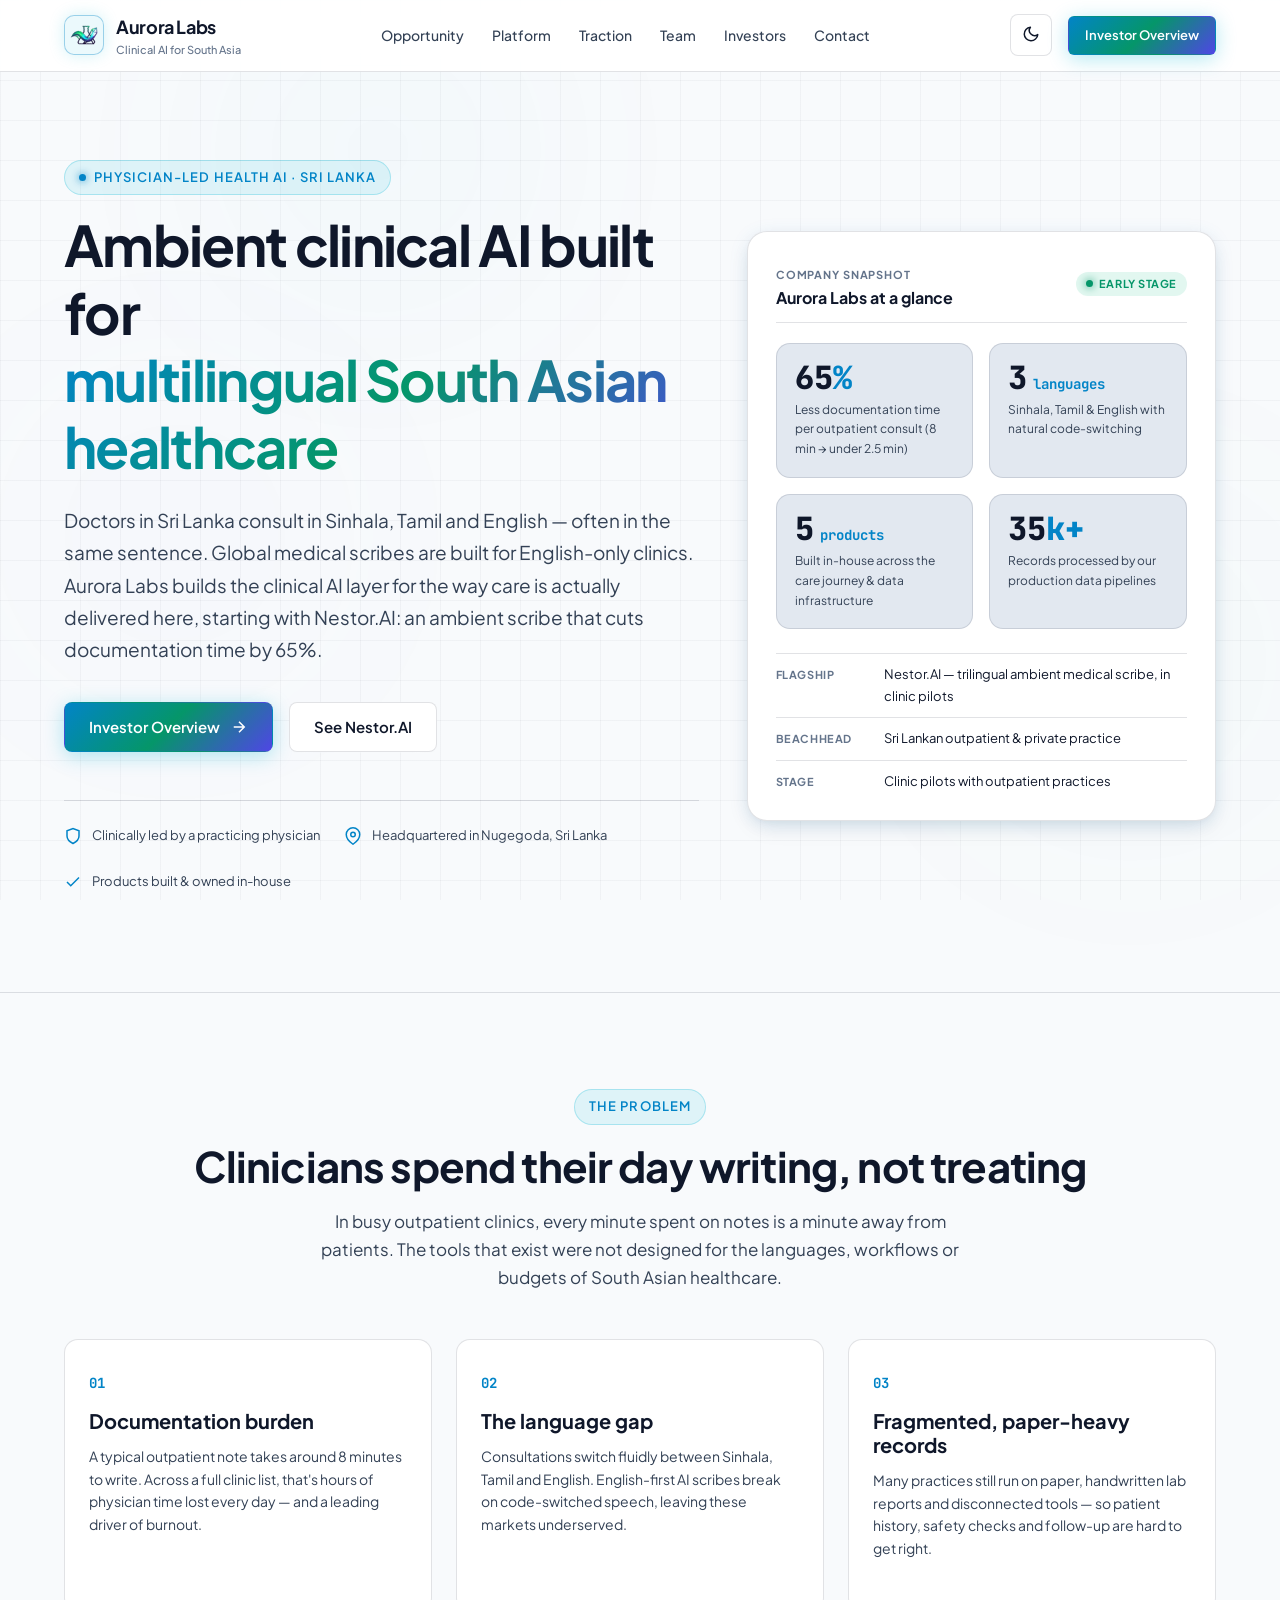
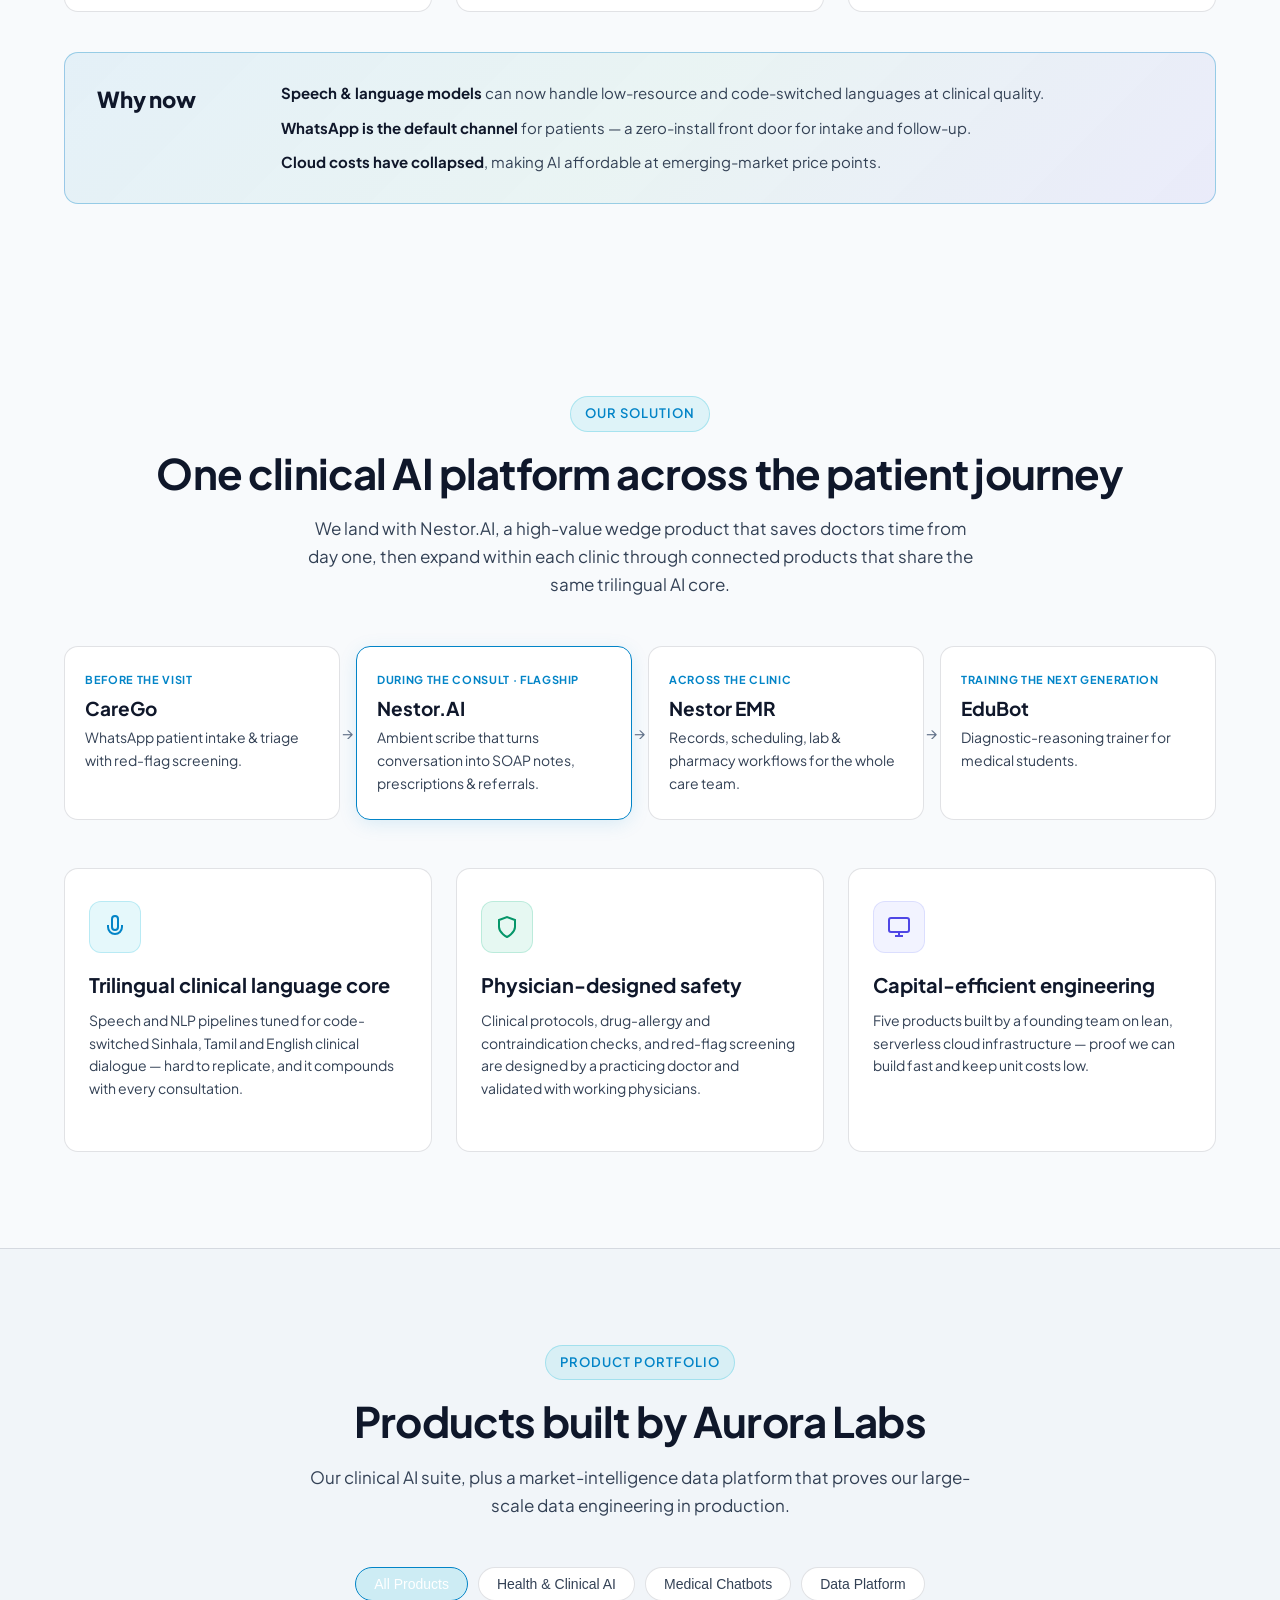
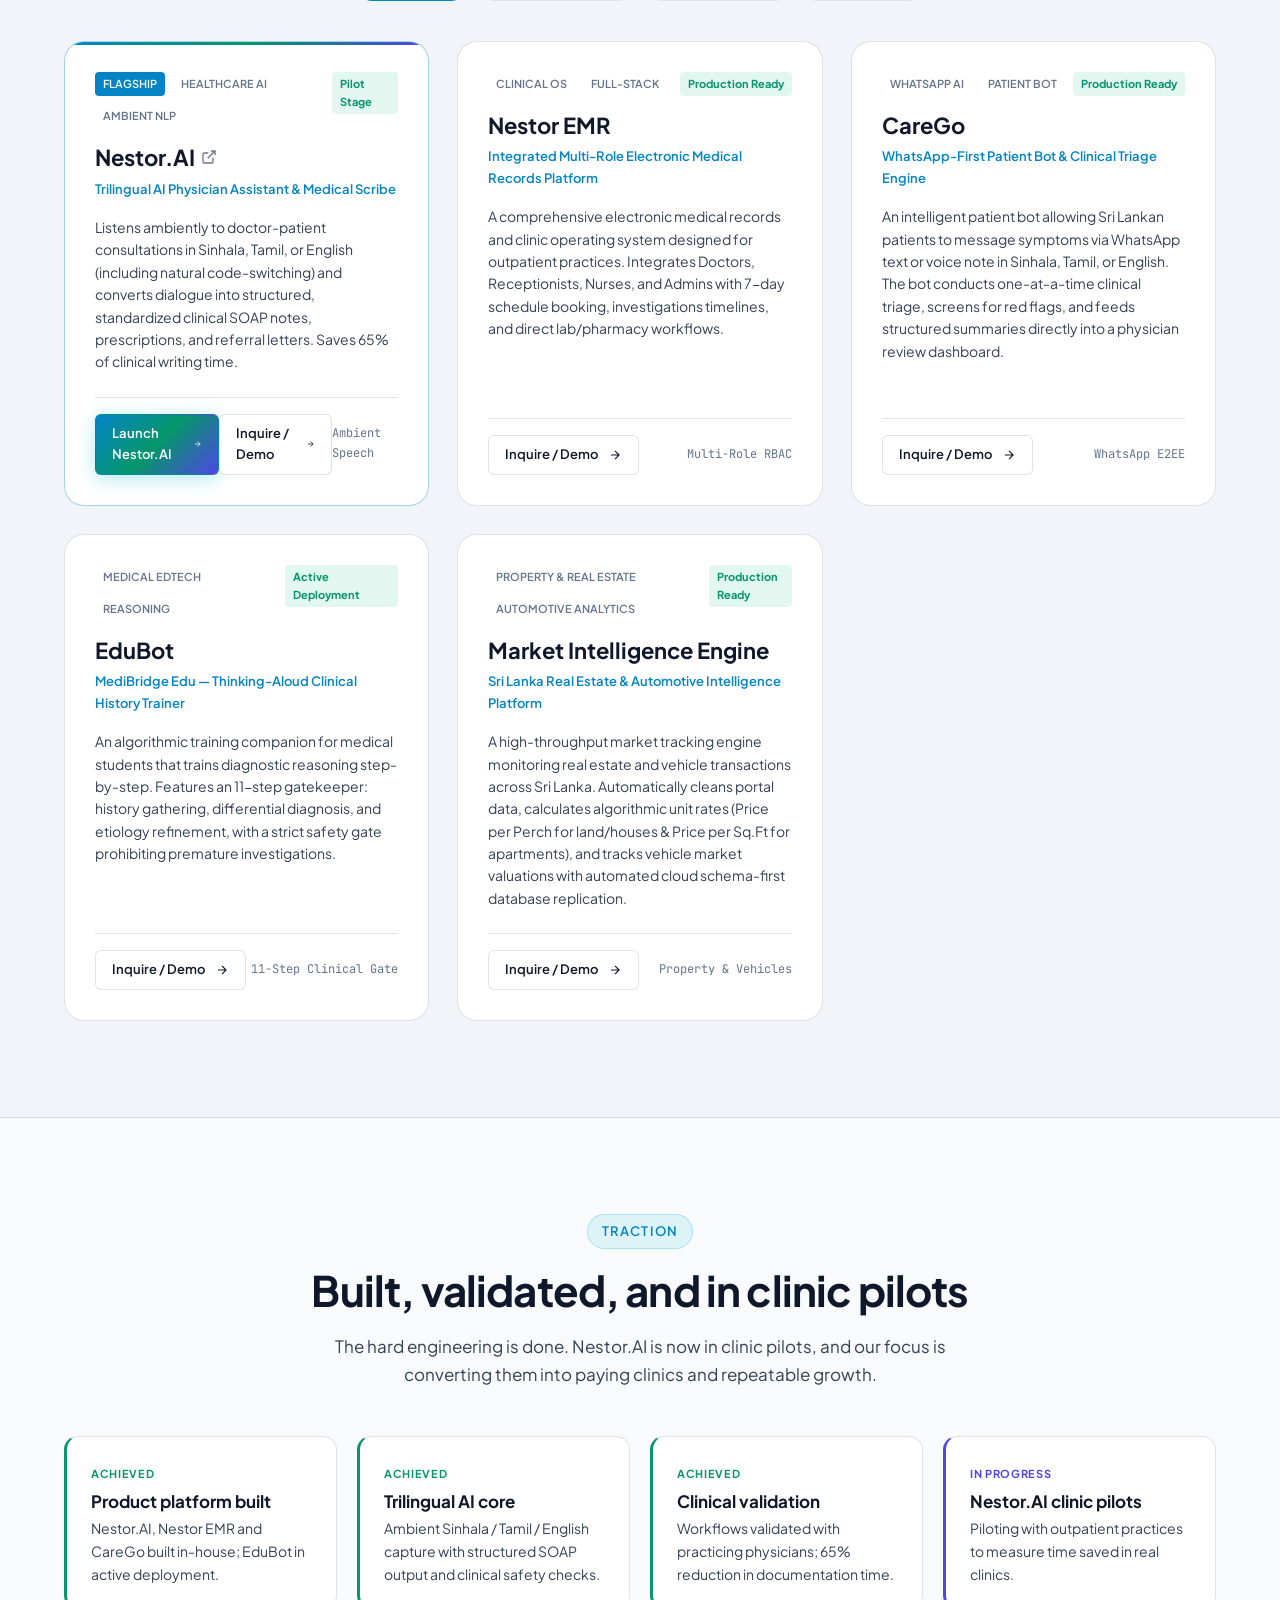
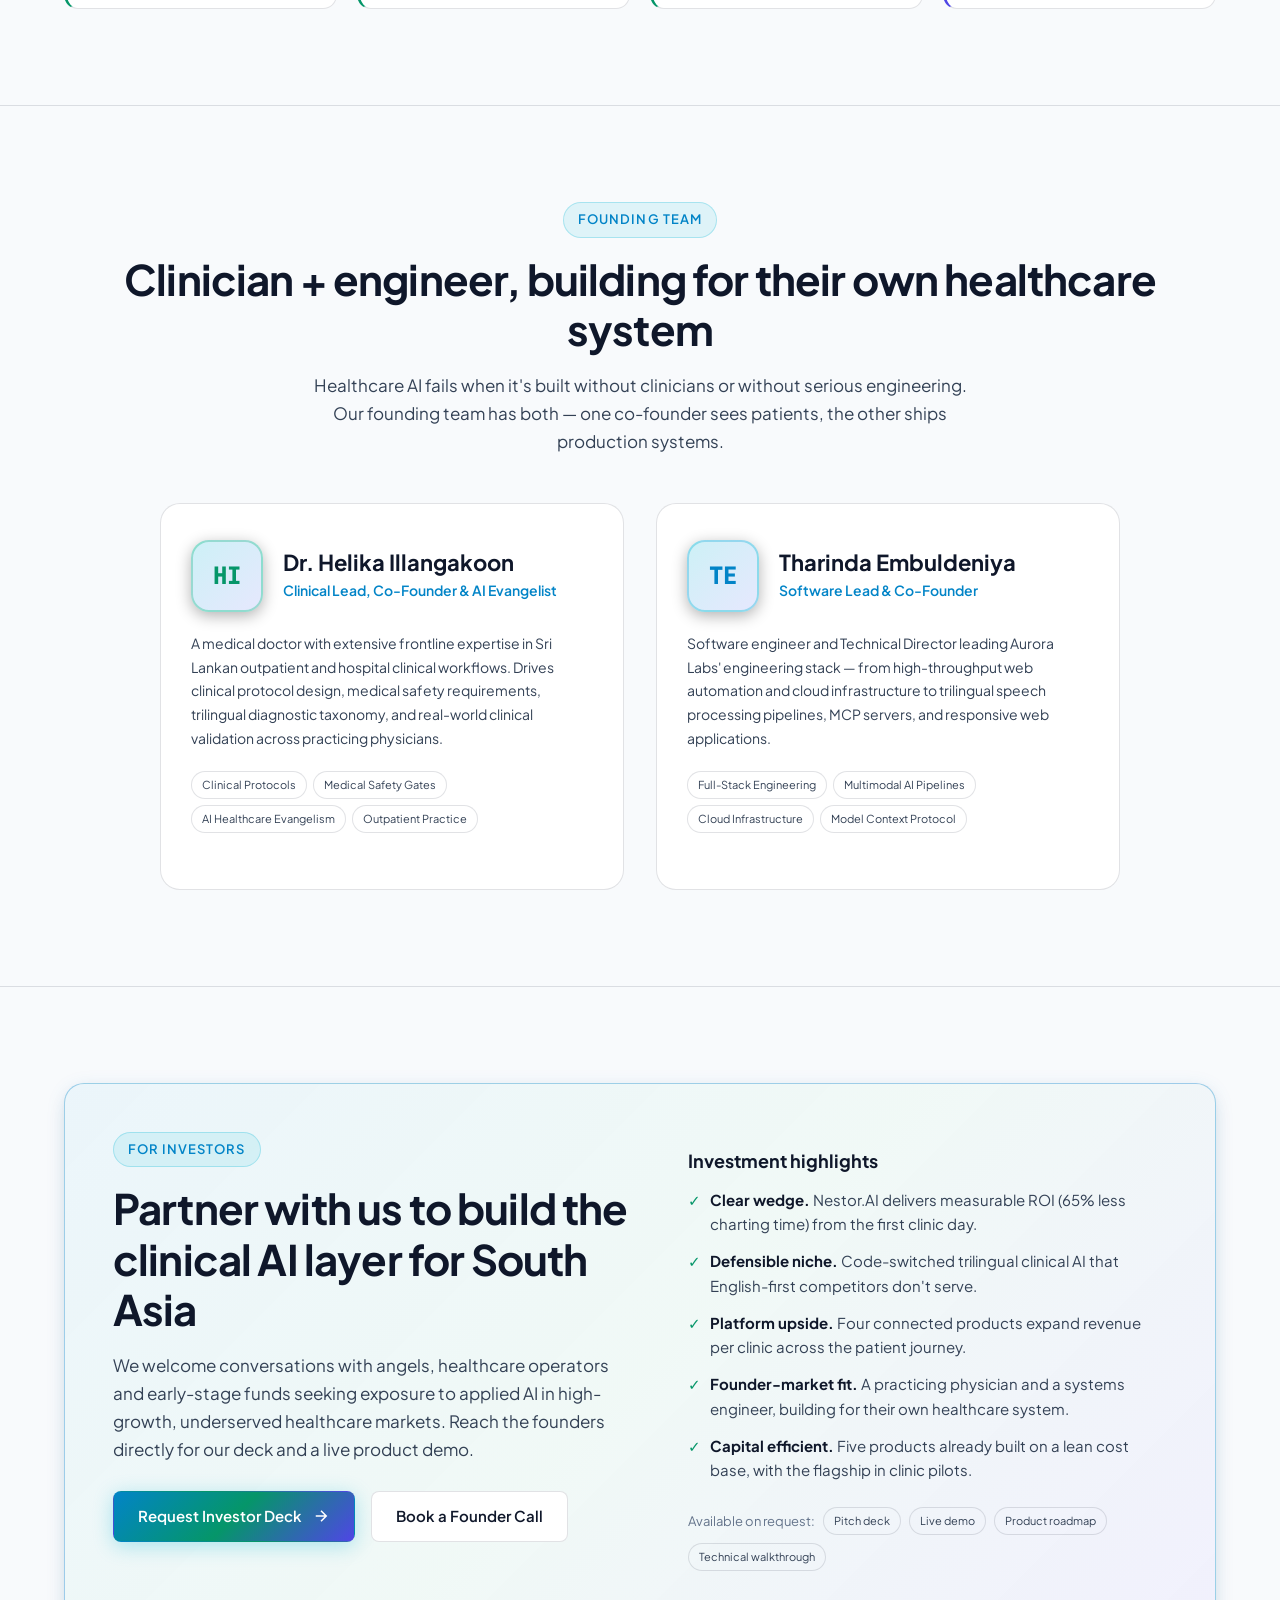
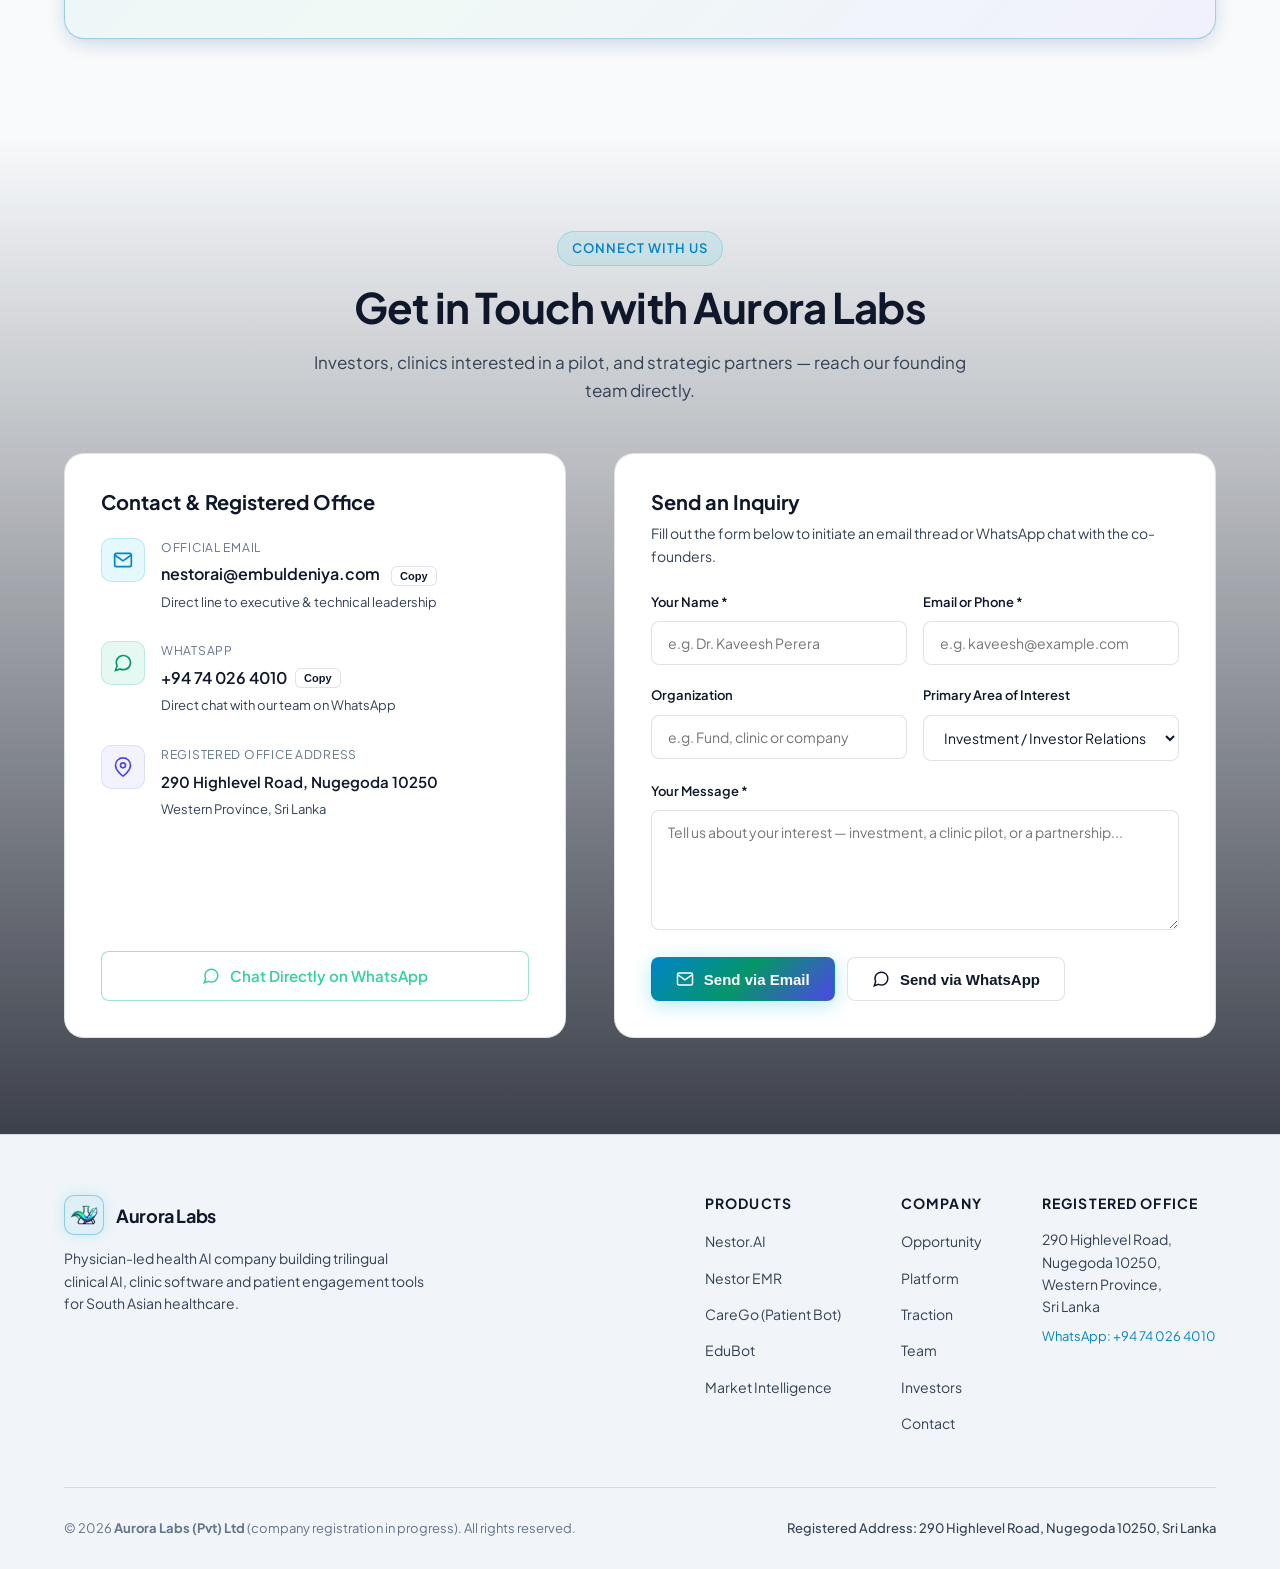
<file: index.html>
<!DOCTYPE html>
<html lang="en">
<head>
  <meta charset="UTF-8">
  <meta name="viewport" content="width=device-width, initial-scale=1.0">
  <title>Aurora Labs — Clinical AI for Multilingual South Asian Healthcare</title>
  <meta name="description" content="Aurora Labs is a physician-led Sri Lankan health AI company. Its flagship Nestor.AI is a trilingual (Sinhala, Tamil, English) ambient medical scribe that cuts clinical documentation time by 65%.">
  <meta name="keywords" content="Aurora Labs, Nestor.AI, HealthTech, Sri Lanka Startup, Medical Scribe, Nestor EMR, CareGo, Patient Bot, Sri Lanka Market Intelligence, Real Estate Analytics, Vehicle Analytics">
  <meta name="author" content="Aurora Labs (PVT) LTD">
  <meta name="theme-color" content="#070a12">

  <!-- Canonical URL -->
  <link rel="canonical" href="https://aurora.embuldeniya.com/">

  <!-- Favicon & Brand Icons -->
  <link rel="icon" type="image/svg+xml" href="favicon.svg">
  <link rel="icon" type="image/png" sizes="32x32" href="favicon-32x32.png">
  <link rel="icon" type="image/png" sizes="192x192" href="assets/images/logo-icon-192.png">
  <link rel="apple-touch-icon" href="assets/images/logo-icon-192.png">

  <!-- Open Graph / Facebook / LinkedIn -->
  <meta property="og:type" content="website">
  <meta property="og:url" content="https://aurora.embuldeniya.com/">
  <meta property="og:title" content="Aurora Labs — Clinical AI for Multilingual South Asian Healthcare">
  <meta property="og:description" content="Physician-led health AI from Sri Lanka. Nestor.AI is a trilingual ambient medical scribe that cuts documentation time by 65%.">
  <meta property="og:site_name" content="Aurora Labs">
  <meta property="og:image" content="https://aurora.embuldeniya.com/assets/images/logo-full-dark.png">
  <meta property="og:image:width" content="800">
  <meta property="og:image:height" content="620">
  <meta property="og:image:alt" content="Aurora Labs Logo">
  <meta property="og:locale" content="en_US">

  <!-- Twitter Meta Tags -->
  <meta name="twitter:card" content="summary_large_image">
  <meta name="twitter:url" content="https://aurora.embuldeniya.com/">
  <meta name="twitter:title" content="Aurora Labs — Clinical AI for Multilingual South Asian Healthcare">
  <meta name="twitter:description" content="Physician-led health AI from Sri Lanka. Nestor.AI is a trilingual ambient medical scribe that cuts documentation time by 65%.">
  <meta name="twitter:image" content="https://aurora.embuldeniya.com/assets/images/logo-full-dark.png">

  <!-- Google Fonts: Plus Jakarta Sans & JetBrains Mono -->
  <link rel="preconnect" href="https://fonts.googleapis.com">
  <link rel="preconnect" href="https://fonts.gstatic.com" crossorigin>
  <link href="https://fonts.googleapis.com/css2?family=JetBrains+Mono:wght@400;500;700&family=Plus+Jakarta+Sans:wght@300;400;500;600;700;800&display=swap" rel="stylesheet">
  
  <!-- Custom Stylesheet -->
  <link rel="stylesheet" href="styles.css">
</head>
<body>

  <!-- Accessible Skip to Main Content Link -->
  <a href="#main" class="skip-to-content">Skip to content</a>

  <!-- Ambient Glow Elements -->
  <div class="ambient-glow glow-1"></div>
  <div class="ambient-glow glow-2"></div>
  <div class="ambient-glow glow-3"></div>
  <div class="grid-bg-overlay"></div>

  <!-- Header / Navigation -->
  <header class="navbar">
    <div class="container">
      <a href="#hero" class="nav-brand" aria-label="Aurora Labs Home">
        <div class="brand-icon">
          <img src="assets/images/logo-icon-192.png" alt="Aurora Labs Logo" width="38" height="38" class="brand-logo-img">
        </div>
        <div class="brand-info">
          <span class="brand-name">Aurora Labs</span>
          <span class="brand-tag">Clinical AI for South Asia</span>
        </div>
      </a>

      <ul class="nav-links">
        <li><a href="#opportunity" class="nav-link">Opportunity</a></li>
        <li><a href="#platform" class="nav-link">Platform</a></li>
        <li><a href="#traction" class="nav-link">Traction</a></li>
        <li><a href="#founders" class="nav-link">Team</a></li>
        <li><a href="#investors" class="nav-link">Investors</a></li>
        <li><a href="#contact" class="nav-link">Contact</a></li>
      </ul>

      <div class="nav-actions">
        <!-- Accessible Theme Toggle Button (Desktop) -->
        <button class="theme-toggle" id="themeToggle" aria-label="Switch between dark and light mode" title="Toggle theme">
          <span class="theme-icon sun-icon" aria-hidden="true">
            <svg width="18" height="18" viewBox="0 0 24 24" fill="none" stroke="currentColor" stroke-width="2" stroke-linecap="round" stroke-linejoin="round">
              <circle cx="12" cy="12" r="5"></circle>
              <line x1="12" y1="1" x2="12" y2="3"></line>
              <line x1="12" y1="21" x2="12" y2="23"></line>
              <line x1="4.22" y1="4.22" x2="5.64" y2="5.64"></line>
              <line x1="18.36" y1="18.36" x2="19.78" y2="19.78"></line>
              <line x1="1" y1="12" x2="3" y2="12"></line>
              <line x1="21" y1="12" x2="23" y2="12"></line>
              <line x1="4.22" y1="19.78" x2="5.64" y2="18.36"></line>
              <line x1="18.36" y1="5.64" x2="19.78" y2="4.22"></line>
            </svg>
          </span>
          <span class="theme-icon moon-icon" aria-hidden="true">
            <svg width="18" height="18" viewBox="0 0 24 24" fill="none" stroke="currentColor" stroke-width="2" stroke-linecap="round" stroke-linejoin="round">
              <path d="M21 12.79A9 9 0 1 1 11.21 3 7 7 0 0 0 21 12.79z"></path>
            </svg>
          </span>
        </button>

        <a href="#investors" class="btn btn-primary btn-sm">Investor Overview</a>
        <button class="mobile-toggle" id="mobileToggle" aria-label="Toggle Navigation Menu" aria-expanded="false">
          <svg width="24" height="24" viewBox="0 0 24 24" fill="none" stroke="currentColor" stroke-width="2">
            <path d="M4 6h16M4 12h16M4 18h16"/>
          </svg>
        </button>
      </div>
    </div>
  </header>

  <!-- Mobile Slide Menu Drawer -->
  <div class="mobile-menu" id="mobileMenu" role="dialog" aria-label="Mobile Navigation Drawer">
    <div style="display: flex; align-items: center; justify-content: space-between; padding-bottom: 12px; border-bottom: 1px solid var(--border-subtle); margin-bottom: 4px;">
      <span style="font-size: 13px; font-weight: 600; color: var(--text-dim); text-transform: uppercase; letter-spacing: 0.05em;">Theme</span>
      <button class="theme-toggle" id="mobileThemeToggle" aria-label="Switch between dark and light mode">
        <span class="theme-icon sun-icon" aria-hidden="true">
          <svg width="18" height="18" viewBox="0 0 24 24" fill="none" stroke="currentColor" stroke-width="2" stroke-linecap="round" stroke-linejoin="round">
            <circle cx="12" cy="12" r="5"></circle>
            <line x1="12" y1="1" x2="12" y2="3"></line>
            <line x1="12" y1="21" x2="12" y2="23"></line>
            <line x1="4.22" y1="4.22" x2="5.64" y2="5.64"></line>
            <line x1="18.36" y1="18.36" x2="19.78" y2="19.78"></line>
            <line x1="1" y1="12" x2="3" y2="12"></line>
            <line x1="21" y1="12" x2="23" y2="12"></line>
            <line x1="4.22" y1="19.78" x2="5.64" y2="18.36"></line>
            <line x1="18.36" y1="5.64" x2="19.78" y2="4.22"></line>
          </svg>
        </span>
        <span class="theme-icon moon-icon" aria-hidden="true">
          <svg width="18" height="18" viewBox="0 0 24 24" fill="none" stroke="currentColor" stroke-width="2" stroke-linecap="round" stroke-linejoin="round">
            <path d="M21 12.79A9 9 0 1 1 11.21 3 7 7 0 0 0 21 12.79z"></path>
          </svg>
        </span>
      </button>
    </div>
    <a href="#opportunity" class="nav-link">Opportunity</a>
    <a href="#platform" class="nav-link">Platform</a>
    <a href="#projects" class="nav-link">Products</a>
    <a href="#traction" class="nav-link">Traction</a>
    <a href="#founders" class="nav-link">Team</a>
    <a href="#investors" class="nav-link">Investors</a>
    <a href="#contact" class="nav-link">Contact Us</a>
    <a href="#investors" class="btn btn-primary" style="margin-top: 8px;">Investor Overview</a>
  </div>

  <!-- Main Content Landmark for Accessibility -->
  <main id="main">

  <!-- Hero Section -->
  <section class="hero-section" id="hero">
    <div class="container">
      <div class="hero-grid">
        <div class="hero-content-col">
          <div class="section-eyebrow">
            <span class="badge-pulse"></span>
            Physician-led Health AI · Sri Lanka
          </div>
          <h1 class="hero-headline">
            Ambient clinical AI built for <span class="gradient-text">multilingual South Asian healthcare</span>
          </h1>
          <p class="hero-subtitle">
            Doctors in Sri Lanka consult in Sinhala, Tamil and English — often in the same sentence. Global medical scribes are built for English-only clinics. Aurora Labs builds the clinical AI layer for the way care is actually delivered here, starting with Nestor.AI: an ambient scribe that cuts documentation time by 65%.
          </p>
          <div class="hero-cta-group">
            <a href="#investors" class="btn btn-primary">
              <span>Investor Overview</span>
              <svg width="18" height="18" viewBox="0 0 24 24" fill="none" stroke="currentColor" stroke-width="2">
                <path d="M5 12h14M12 5l7 7-7 7"/>
              </svg>
            </a>
            <a href="/nestorai" class="btn btn-secondary">
              <span>See Nestor.AI</span>
            </a>
          </div>
          <div class="hero-meta-strip">
            <div class="meta-item">
              <svg class="meta-icon" width="18" height="18" viewBox="0 0 24 24" fill="none" stroke="currentColor" stroke-width="2">
                <path d="M12 22s8-4 8-10V5l-8-3-8 3v7c0 6 8 10 8 10z"/>
              </svg>
              <span>Clinically led by a practicing physician</span>
            </div>
            <div class="meta-item">
              <svg class="meta-icon" width="18" height="18" viewBox="0 0 24 24" fill="none" stroke="currentColor" stroke-width="2">
                <path d="M21 10c0 7-9 13-9 13s-9-6-9-13a9 9 0 0118 0z"/>
                <circle cx="12" cy="10" r="3"/>
              </svg>
              <span>Headquartered in Nugegoda, Sri Lanka</span>
            </div>
            <div class="meta-item">
              <svg class="meta-icon" width="18" height="18" viewBox="0 0 24 24" fill="none" stroke="currentColor" stroke-width="2">
                <polyline points="20 6 9 17 4 12"/>
              </svg>
              <span>Products built &amp; owned in-house</span>
            </div>
          </div>
        </div>

        <!-- Hero Snapshot Card -->
        <div class="hero-visual-card">
          <div class="visual-card-header">
            <div>
              <span class="card-kicker">Company Snapshot</span>
              <h2 class="card-heading">Aurora Labs at a glance</h2>
            </div>
            <span class="live-pill">
              <span class="badge-pulse"></span>
              Early Stage
            </span>
          </div>

          <div class="metric-highlights">
            <div class="metric-box">
              <div class="metric-num">65<span>%</span></div>
              <div class="metric-desc">Less documentation time per outpatient consult (8 min → under 2.5 min)</div>
            </div>
            <div class="metric-box">
              <div class="metric-num">3<span class="metric-unit">languages</span></div>
              <div class="metric-desc">Sinhala, Tamil &amp; English with natural code-switching</div>
            </div>
            <div class="metric-box">
              <div class="metric-num">5<span class="metric-unit">products</span></div>
              <div class="metric-desc">Built in-house across the care journey &amp; data infrastructure</div>
            </div>
            <div class="metric-box">
              <div class="metric-num">35<span>k+</span></div>
              <div class="metric-desc">Records processed by our production data pipelines</div>
            </div>
          </div>

          <dl class="snapshot-list">
            <div><dt>Flagship</dt><dd>Nestor.AI — trilingual ambient medical scribe, in clinic pilots</dd></div>
            <div><dt>Beachhead</dt><dd>Sri Lankan outpatient &amp; private practice</dd></div>
            <div><dt>Stage</dt><dd>Clinic pilots with outpatient practices</dd></div>
          </dl>
        </div>
      </div>
    </div>
  </section>

  <!-- Problem & Opportunity -->
  <section id="opportunity" class="section-bordered">
    <div class="container">
      <div class="text-center">
        <div class="section-eyebrow">The Problem</div>
        <h2 class="section-title">Clinicians spend their day writing, not treating</h2>
        <p class="section-desc">
          In busy outpatient clinics, every minute spent on notes is a minute away from patients. The tools that exist were not designed for the languages, workflows or budgets of South Asian healthcare.
        </p>
      </div>

      <div class="offerings-grid problem-grid">
        <div class="offering-card">
          <div class="problem-num">01</div>
          <h3 class="offering-title">Documentation burden</h3>
          <p class="offering-desc">
            A typical outpatient note takes around 8 minutes to write. Across a full clinic list, that's hours of physician time lost every day — and a leading driver of burnout.
          </p>
        </div>
        <div class="offering-card">
          <div class="problem-num">02</div>
          <h3 class="offering-title">The language gap</h3>
          <p class="offering-desc">
            Consultations switch fluidly between Sinhala, Tamil and English. English-first AI scribes break on code-switched speech, leaving these markets underserved.
          </p>
        </div>
        <div class="offering-card">
          <div class="problem-num">03</div>
          <h3 class="offering-title">Fragmented, paper-heavy records</h3>
          <p class="offering-desc">
            Many practices still run on paper, handwritten lab reports and disconnected tools — so patient history, safety checks and follow-up are hard to get right.
          </p>
        </div>
      </div>

      <div class="why-now">
        <div class="why-now-label">Why now</div>
        <ul class="why-now-list">
          <li><strong>Speech &amp; language models</strong> can now handle low-resource and code-switched languages at clinical quality.</li>
          <li><strong>WhatsApp is the default channel</strong> for patients — a zero-install front door for intake and follow-up.</li>
          <li><strong>Cloud costs have collapsed</strong>, making AI affordable at emerging-market price points.</li>
        </ul>
      </div>
    </div>
  </section>

  <!-- Platform / Solution -->
  <section id="platform">
    <div class="container">
      <div class="text-center">
        <div class="section-eyebrow">Our Solution</div>
        <h2 class="section-title">One clinical AI platform across the patient journey</h2>
        <p class="section-desc">
          We land with Nestor.AI, a high-value wedge product that saves doctors time from day one, then expand within each clinic through connected products that share the same trilingual AI core.
        </p>
      </div>

      <ol class="journey">
        <li class="journey-step">
          <span class="journey-stage">Before the visit</span>
          <h3>CareGo</h3>
          <p>WhatsApp patient intake &amp; triage with red-flag screening.</p>
        </li>
        <li class="journey-step journey-step-flagship">
          <span class="journey-stage">During the consult · Flagship</span>
          <h3>Nestor.AI</h3>
          <p>Ambient scribe that turns conversation into SOAP notes, prescriptions &amp; referrals.</p>
        </li>
        <li class="journey-step">
          <span class="journey-stage">Across the clinic</span>
          <h3>Nestor EMR</h3>
          <p>Records, scheduling, lab &amp; pharmacy workflows for the whole care team.</p>
        </li>
        <li class="journey-step">
          <span class="journey-stage">Training the next generation</span>
          <h3>EduBot</h3>
          <p>Diagnostic-reasoning trainer for medical students.</p>
        </li>
      </ol>

      <div class="offerings-grid moat-grid">
        <div class="offering-card">
          <div class="offering-icon-wrap">
            <svg width="24" height="24" viewBox="0 0 24 24" fill="none" stroke="currentColor" stroke-width="2">
              <path d="M12 1a3 3 0 00-3 3v8a3 3 0 006 0V4a3 3 0 00-3-3z"/>
              <path d="M19 10v2a7 7 0 01-14 0v-2"/>
            </svg>
          </div>
          <h3 class="offering-title">Trilingual clinical language core</h3>
          <p class="offering-desc">
            Speech and NLP pipelines tuned for code-switched Sinhala, Tamil and English clinical dialogue — hard to replicate, and it compounds with every consultation.
          </p>
        </div>
        <div class="offering-card">
          <div class="offering-icon-wrap">
            <svg width="24" height="24" viewBox="0 0 24 24" fill="none" stroke="currentColor" stroke-width="2">
              <path d="M12 22s8-4 8-10V5l-8-3-8 3v7c0 6 8 10 8 10z"/>
            </svg>
          </div>
          <h3 class="offering-title">Physician-designed safety</h3>
          <p class="offering-desc">
            Clinical protocols, drug-allergy and contraindication checks, and red-flag screening are designed by a practicing doctor and validated with working physicians.
          </p>
        </div>
        <div class="offering-card">
          <div class="offering-icon-wrap">
            <svg width="24" height="24" viewBox="0 0 24 24" fill="none" stroke="currentColor" stroke-width="2">
              <rect x="2" y="3" width="20" height="14" rx="2" ry="2"/>
              <line x1="8" y1="21" x2="16" y2="21"/>
              <line x1="12" y1="17" x2="12" y2="21"/>
            </svg>
          </div>
          <h3 class="offering-title">Capital-efficient engineering</h3>
          <p class="offering-desc">
            Five products built by a founding team on lean, serverless cloud infrastructure — proof we can build fast and keep unit costs low.
          </p>
        </div>
      </div>
    </div>
  </section>

  <!-- Featured Projects / Portfolio -->
  <section id="projects" class="section-tinted">
    <div class="container">
      <div class="text-center">
        <div class="section-eyebrow">Product Portfolio</div>
        <h2 class="section-title">Products built by Aurora Labs</h2>
        <p class="section-desc">
          Our clinical AI suite, plus a market-intelligence data platform that proves our large-scale data engineering in production.
        </p>

        <!-- Category Filters -->
        <div class="filter-tabs">
          <button class="filter-btn active" data-category="all">All Products</button>
          <button class="filter-btn" data-category="health">Health &amp; Clinical AI</button>
          <button class="filter-btn" data-category="bots">Medical Chatbots</button>
          <button class="filter-btn" data-category="data">Data Platform</button>
        </div>
      </div>

      <div class="projects-grid">
        <!-- Project 1: Nestor.AI -->
        <div class="project-card project-card-flagship" data-category="health">
          <div class="project-header">
            <div class="project-tag-wrap">
              <span class="project-tag project-tag-flagship">Flagship</span>
              <span class="project-tag">Healthcare AI</span>
              <span class="project-tag">Ambient NLP</span>
            </div>
            <span class="project-status">Pilot Stage</span>
          </div>
          <h3 class="project-title">
            <a href="/nestorai" style="color: inherit; text-decoration: none; display: inline-flex; align-items: center; gap: 6px;">
              <span>Nestor.AI</span>
              <svg width="16" height="16" viewBox="0 0 24 24" fill="none" stroke="currentColor" stroke-width="2" style="opacity: 0.6;"><path d="M18 13v6a2 2 0 0 1-2 2H5a2 2 0 0 1-2-2V8a2 2 0 0 1 2-2h6"/><polyline points="15 3 21 3 21 9"/><line x1="10" y1="14" x2="21" y2="3"/></svg>
            </a>
          </h3>
          <div class="project-subtitle">Trilingual AI Physician Assistant &amp; Medical Scribe</div>
          <p class="project-overview">
            Listens ambiently to doctor-patient consultations in Sinhala, Tamil, or English (including natural code-switching) and converts dialogue into structured, standardized clinical SOAP notes, prescriptions, and referral letters. Saves 65% of clinical writing time.
          </p>
          <div class="project-actions">
            <a href="/nestorai" class="btn btn-primary btn-sm">
              <span>Launch Nestor.AI</span>
              <svg width="14" height="14" viewBox="0 0 24 24" fill="none" stroke="currentColor" stroke-width="2"><path d="M5 12h14M12 5l7 7-7 7"/></svg>
            </a>
            <a href="#contact" class="btn btn-secondary btn-sm">
              <span>Inquire / Demo</span>
              <svg width="14" height="14" viewBox="0 0 24 24" fill="none" stroke="currentColor" stroke-width="2"><path d="M5 12h14M12 5l7 7-7 7"/></svg>
            </a>
            <span style="font-size: 12px; color: var(--text-dim); font-family: var(--font-mono); margin-left: auto;">Ambient Speech</span>
          </div>
        </div>

        <!-- Project 2: Nestor EMR -->
        <div class="project-card" data-category="health">
          <div class="project-header">
            <div class="project-tag-wrap">
              <span class="project-tag">Clinical OS</span>
              <span class="project-tag">Full-Stack</span>
            </div>
            <span class="project-status">Production Ready</span>
          </div>
          <h3 class="project-title">
            <span>Nestor EMR</span>
          </h3>
          <div class="project-subtitle">Integrated Multi-Role Electronic Medical Records Platform</div>
          <p class="project-overview">
            A comprehensive electronic medical records and clinic operating system designed for outpatient practices. Integrates Doctors, Receptionists, Nurses, and Admins with 7-day schedule booking, investigations timelines, and direct lab/pharmacy workflows.
          </p>
          <div class="project-actions">
            <a href="#contact" class="btn btn-secondary btn-sm">
              <span>Inquire / Demo</span>
              <svg width="14" height="14" viewBox="0 0 24 24" fill="none" stroke="currentColor" stroke-width="2"><path d="M5 12h14M12 5l7 7-7 7"/></svg>
            </a>
            <span style="font-size: 12px; color: var(--text-dim); font-family: var(--font-mono);">Multi-Role RBAC</span>
          </div>
        </div>

        <!-- Project 3: CareGo -->
        <div class="project-card" data-category="bots">
          <div class="project-header">
            <div class="project-tag-wrap">
              <span class="project-tag">WhatsApp AI</span>
              <span class="project-tag">Patient Bot</span>
            </div>
            <span class="project-status">Production Ready</span>
          </div>
          <h3 class="project-title">
            <span>CareGo</span>
          </h3>
          <div class="project-subtitle">WhatsApp-First Patient Bot &amp; Clinical Triage Engine</div>
          <p class="project-overview">
            An intelligent patient bot allowing Sri Lankan patients to message symptoms via WhatsApp text or voice note in Sinhala, Tamil, or English. The bot conducts one-at-a-time clinical triage, screens for red flags, and feeds structured summaries directly into a physician review dashboard.
          </p>
          <div class="project-actions">
            <a href="#contact" class="btn btn-secondary btn-sm">
              <span>Inquire / Demo</span>
              <svg width="14" height="14" viewBox="0 0 24 24" fill="none" stroke="currentColor" stroke-width="2"><path d="M5 12h14M12 5l7 7-7 7"/></svg>
            </a>
            <span style="font-size: 12px; color: var(--text-dim); font-family: var(--font-mono);">WhatsApp E2EE</span>
          </div>
        </div>

        <!-- Project 4: EduBot -->
        <div class="project-card" data-category="bots">
          <div class="project-header">
            <div class="project-tag-wrap">
              <span class="project-tag">Medical EdTech</span>
              <span class="project-tag">Reasoning</span>
            </div>
            <span class="project-status">Active Deployment</span>
          </div>
          <h3 class="project-title">
            <span>EduBot</span>
          </h3>
          <div class="project-subtitle">MediBridge Edu — Thinking-Aloud Clinical History Trainer</div>
          <p class="project-overview">
            An algorithmic training companion for medical students that trains diagnostic reasoning step-by-step. Features an 11-step gatekeeper: history gathering, differential diagnosis, and etiology refinement, with a strict safety gate prohibiting premature investigations.
          </p>
          <div class="project-actions">
            <a href="#contact" class="btn btn-secondary btn-sm">
              <span>Inquire / Demo</span>
              <svg width="14" height="14" viewBox="0 0 24 24" fill="none" stroke="currentColor" stroke-width="2"><path d="M5 12h14M12 5l7 7-7 7"/></svg>
            </a>
            <span style="font-size: 12px; color: var(--text-dim); font-family: var(--font-mono);">11-Step Clinical Gate</span>
          </div>
        </div>

        <!-- Project 5: Market Intelligence Engine -->
        <div class="project-card" data-category="data">
          <div class="project-header">
            <div class="project-tag-wrap">
              <span class="project-tag">Property &amp; Real Estate</span>
              <span class="project-tag">Automotive Analytics</span>
            </div>
            <span class="project-status">Production Ready</span>
          </div>
          <h3 class="project-title">
            <span>Market Intelligence Engine</span>
          </h3>
          <div class="project-subtitle">Sri Lanka Real Estate &amp; Automotive Intelligence Platform</div>
          <p class="project-overview">
            A high-throughput market tracking engine monitoring real estate and vehicle transactions across Sri Lanka. Automatically cleans portal data, calculates algorithmic unit rates (Price per Perch for land/houses &amp; Price per Sq.Ft for apartments), and tracks vehicle market valuations with automated cloud schema-first database replication.
          </p>
          <div class="project-actions">
            <a href="#contact" class="btn btn-secondary btn-sm">
              <span>Inquire / Demo</span>
              <svg width="14" height="14" viewBox="0 0 24 24" fill="none" stroke="currentColor" stroke-width="2"><path d="M5 12h14M12 5l7 7-7 7"/></svg>
            </a>
            <span style="font-size: 12px; color: var(--text-dim); font-family: var(--font-mono);">Property &amp; Vehicles</span>
          </div>
        </div>
      </div>
    </div>
  </section>



  <!-- Traction, Roadmap & Business Model -->
  <section id="traction">
    <div class="container">
      <div class="text-center">
        <div class="section-eyebrow">Traction</div>
        <h2 class="section-title">Built, validated, and in clinic pilots</h2>
        <p class="section-desc">
          The hard engineering is done. Nestor.AI is now in clinic pilots, and our focus is converting them into paying clinics and repeatable growth.
        </p>
      </div>

      <ol class="timeline">
        <li class="timeline-item done">
          <span class="timeline-phase">Achieved</span>
          <h3>Product platform built</h3>
          <p>Nestor.AI, Nestor EMR and CareGo built in-house; EduBot in active deployment.</p>
        </li>
        <li class="timeline-item done">
          <span class="timeline-phase">Achieved</span>
          <h3>Trilingual AI core</h3>
          <p>Ambient Sinhala / Tamil / English capture with structured SOAP output and clinical safety checks.</p>
        </li>
        <li class="timeline-item done">
          <span class="timeline-phase">Achieved</span>
          <h3>Clinical validation</h3>
          <p>Workflows validated with practicing physicians; 65% reduction in documentation time.</p>
        </li>
        <li class="timeline-item now">
          <span class="timeline-phase">In progress</span>
          <h3>Nestor.AI clinic pilots</h3>
          <p>Piloting with outpatient practices to measure time saved in real clinics.</p>
        </li>
      </ol>

    </div>
  </section>

  <!-- Co-Founders & Leadership -->
  <section id="founders" style="border-top: 1px solid var(--border-subtle);">
    <div class="container">
      <div class="text-center">
        <div class="section-eyebrow">Founding Team</div>
        <h2 class="section-title">Clinician + engineer, building for their own healthcare system</h2>
        <p class="section-desc">
          Healthcare AI fails when it's built without clinicians or without serious engineering. Our founding team has both — one co-founder sees patients, the other ships production systems.
        </p>
      </div>

      <div class="founders-grid">
        <!-- Co-Founder 1: Dr. Helika Illangakoon -->
        <div class="founder-card">
          <div class="founder-header">
            <div class="founder-avatar" style="color: var(--aurora-emerald); border-color: rgba(16, 185, 129, 0.35);">
              HI
            </div>
            <div>
              <h3 class="founder-name">Dr. Helika Illangakoon</h3>
              <div class="founder-title">Clinical Lead, Co-Founder &amp; AI Evangelist</div>
            </div>
          </div>
          <p class="founder-bio">
            A medical doctor with extensive frontline expertise in Sri Lankan outpatient and hospital clinical workflows. Drives clinical protocol design, medical safety requirements, trilingual diagnostic taxonomy, and real-world clinical validation across practicing physicians.
          </p>
          <div class="founder-tags">
            <span class="founder-tag">Clinical Protocols</span>
            <span class="founder-tag">Medical Safety Gates</span>
            <span class="founder-tag">AI Healthcare Evangelism</span>
            <span class="founder-tag">Outpatient Practice</span>
          </div>
        </div>

        <!-- Co-Founder 2: Tharinda Embuldeniya -->
        <div class="founder-card">
          <div class="founder-header">
            <div class="founder-avatar" style="color: var(--aurora-cyan); border-color: rgba(6, 182, 212, 0.35);">
              TE
            </div>
            <div>
              <h3 class="founder-name">Tharinda Embuldeniya</h3>
              <div class="founder-title">Software Lead &amp; Co-Founder</div>
            </div>
          </div>
          <p class="founder-bio">
            Software engineer and Technical Director leading Aurora Labs' engineering stack — from high-throughput web automation and cloud infrastructure to trilingual speech processing pipelines, MCP servers, and responsive web applications.
          </p>
          <div class="founder-tags">
            <span class="founder-tag">Full-Stack Engineering</span>
            <span class="founder-tag">Multimodal AI Pipelines</span>
            <span class="founder-tag">Cloud Infrastructure</span>
            <span class="founder-tag">Model Context Protocol</span>
          </div>
        </div>
      </div>
    </div>
  </section>

  <!-- Investor Relations -->
  <section id="investors" class="investors-section">
    <div class="container">
      <div class="investor-panel">
        <div class="investor-copy">
          <div class="section-eyebrow">For Investors</div>
          <h2 class="section-title">Partner with us to build the clinical AI layer for South Asia</h2>
          <p class="section-desc">
            We welcome conversations with angels, healthcare operators and early-stage funds seeking exposure to applied AI in high-growth, underserved healthcare markets. Reach the founders directly for our deck and a live product demo.
          </p>
          <div class="hero-cta-group">
            <a href="mailto:nestorai@embuldeniya.com?subject=Investor%20Deck%20Request%20%E2%80%94%20Aurora%20Labs" class="btn btn-primary">
              <span>Request Investor Deck</span>
              <svg width="18" height="18" viewBox="0 0 24 24" fill="none" stroke="currentColor" stroke-width="2"><path d="M5 12h14M12 5l7 7-7 7"/></svg>
            </a>
            <a href="#contact" class="btn btn-secondary" data-interest="Investment / Investor Relations">
              <span>Book a Founder Call</span>
            </a>
          </div>
        </div>

        <div class="investor-thesis">
          <h3>Investment highlights</h3>
          <ul>
            <li><strong>Clear wedge.</strong> Nestor.AI delivers measurable ROI (65% less charting time) from the first clinic day.</li>
            <li><strong>Defensible niche.</strong> Code-switched trilingual clinical AI that English-first competitors don't serve.</li>
            <li><strong>Platform upside.</strong> Four connected products expand revenue per clinic across the patient journey.</li>
            <li><strong>Founder-market fit.</strong> A practicing physician and a systems engineer, building for their own healthcare system.</li>
            <li><strong>Capital efficient.</strong> Five products already built on a lean cost base, with the flagship in clinic pilots.</li>
          </ul>
          <div class="investor-available">
            <span>Available on request:</span>
            <span class="founder-tag">Pitch deck</span>
            <span class="founder-tag">Live demo</span>
            <span class="founder-tag">Product roadmap</span>
            <span class="founder-tag">Technical walkthrough</span>
          </div>
        </div>
      </div>
    </div>
  </section>

  <!-- Contact Us Section -->
  <section class="contact-section" id="contact">
    <div class="container">
      <div class="text-center">
        <div class="section-eyebrow">Connect with Us</div>
        <h2 class="section-title">Get in Touch with Aurora Labs</h2>
        <p class="section-desc">
          Investors, clinics interested in a pilot, and strategic partners — reach our founding team directly.
        </p>
      </div>

      <div class="contact-grid">
        <!-- Direct Contact Details -->
        <div class="contact-info-card">
          <div>
            <h3 style="font-size: 20px; margin-bottom: 24px;">Contact &amp; Registered Office</h3>
            
            <div class="info-item">
              <div class="info-icon">
                <svg width="20" height="20" viewBox="0 0 24 24" fill="none" stroke="currentColor" stroke-width="2">
                  <path d="M4 4h16c1.1 0 2 .9 2 2v12c0 1.1-.9 2-2 2H4c-1.1 0-2-.9-2-2V6c0-1.1.9-2 2-2z"/>
                  <polyline points="22,6 12,13 2,6"/>
                </svg>
              </div>
              <div>
                <div class="info-label">Official Email</div>
                <a href="mailto:nestorai@embuldeniya.com" class="info-value">nestorai@embuldeniya.com</a>
                <button class="btn btn-secondary btn-sm btn-copy" data-clipboard="nestorai@embuldeniya.com" style="margin-left: 8px; padding: 3px 8px; font-size: 11px;">Copy</button>
                <div class="info-subtext">Direct line to executive &amp; technical leadership</div>
              </div>
            </div>

            <div class="info-item">
              <div class="info-icon" style="color: var(--aurora-emerald); background: rgba(16, 185, 129, 0.1); border-color: rgba(16, 185, 129, 0.2);">
                <svg width="20" height="20" viewBox="0 0 24 24" fill="none" stroke="currentColor" stroke-width="2">
                  <path d="M21 11.5a8.38 8.38 0 01-.9 3.8 8.5 8.5 0 01-7.6 4.7 8.38 8.38 0 01-3.8-.9L3 21l1.9-5.7a8.38 8.38 0 01-.9-3.8 8.5 8.5 0 014.7-7.6 8.38 8.38 0 013.8-.9h.5a8.48 8.48 0 018 8v.5z"/>
                </svg>
              </div>
              <div>
                <div class="info-label">WhatsApp</div>
                <div style="display: flex; align-items: center; gap: 8px; flex-wrap: wrap;">
                  <a href="https://wa.me/94740264010" target="_blank" rel="noopener" class="info-value">+94 74 026 4010</a>
                  <button class="btn btn-secondary btn-sm btn-copy" data-clipboard="+94 74 026 4010" style="padding: 3px 8px; font-size: 11px;">Copy</button>
                </div>
                <div class="info-subtext">Direct chat with our team on WhatsApp</div>
              </div>
            </div>

            <div class="info-item">
              <div class="info-icon" style="color: var(--aurora-purple); background: rgba(129, 140, 248, 0.1); border-color: rgba(129, 140, 248, 0.2);">
                <svg width="20" height="20" viewBox="0 0 24 24" fill="none" stroke="currentColor" stroke-width="2">
                  <path d="M21 10c0 7-9 13-9 13s-9-6-9-13a9 9 0 0118 0z"/>
                  <circle cx="12" cy="10" r="3"/>
                </svg>
              </div>
              <div>
                <div class="info-label">Registered Office Address</div>
                <div class="info-value" style="font-size: 15px;">290 Highlevel Road, Nugegoda 10250</div>
                <div class="info-subtext">Western Province, Sri Lanka</div>
              </div>
            </div>
          </div>

          <div class="contact-direct-actions">
            <a href="https://wa.me/94740264010?text=Hello%20Aurora%20Labs%20team,%20I%20would%20like%20to%20inquire%20about%20your%20work." target="_blank" rel="noopener" class="btn btn-secondary" style="border-color: rgba(16, 185, 129, 0.4); color: #34d399;">
              <svg width="18" height="18" viewBox="0 0 24 24" fill="none" stroke="currentColor" stroke-width="2">
                <path d="M21 11.5a8.38 8.38 0 01-.9 3.8 8.5 8.5 0 01-7.6 4.7 8.38 8.38 0 01-3.8-.9L3 21l1.9-5.7a8.38 8.38 0 01-.9-3.8 8.5 8.5 0 014.7-7.6 8.38 8.38 0 013.8-.9h.5a8.48 8.48 0 018 8v.5z"/>
              </svg>
              <span>Chat Directly on WhatsApp</span>
            </a>
          </div>
        </div>

        <!-- Contact Form -->
        <div class="contact-form-wrap">
          <h3 style="font-size: 20px; margin-bottom: 8px;">Send an Inquiry</h3>
          <p style="font-size: 14px; color: var(--text-muted); margin-bottom: 24px;">
            Fill out the form below to initiate an email thread or WhatsApp chat with the co-founders.
          </p>

          <form id="contactForm">
            <div class="form-row">
              <div class="form-group">
                <label class="form-label" for="contactName">Your Name *</label>
                <input type="text" id="contactName" class="form-control" placeholder="e.g. Dr. Kaveesh Perera" required>
              </div>
              <div class="form-group">
                <label class="form-label" for="contactEmail">Email or Phone *</label>
                <input type="text" id="contactEmail" class="form-control" placeholder="e.g. kaveesh@example.com" required>
              </div>
            </div>

            <div class="form-row">
              <div class="form-group">
                <label class="form-label" for="contactOrg">Organization</label>
                <input type="text" id="contactOrg" class="form-control" placeholder="e.g. Fund, clinic or company">
              </div>
              <div class="form-group">
                <label class="form-label" for="contactInterest">Primary Area of Interest</label>
                <select id="contactInterest" class="form-control">
                  <option value="Investment / Investor Relations">Investment / Investor Relations</option>
                  <option value="Nestor.AI Physician Assistant">Nestor.AI Physician Assistant</option>
                  <option value="Nestor EMR Platform">Nestor EMR Platform</option>
                  <option value="CareGo (Patient Bot)">CareGo (Patient Bot)</option>
                  <option value="EduBot Medical Trainer">EduBot (MediBridge Edu)</option>
                  <option value="Market Intelligence Platform">Market Intelligence Platform</option>
                  <option value="General Startup Inquiry">General Partnership / Other</option>
                </select>
              </div>
            </div>

            <div class="form-group">
              <label class="form-label" for="contactMessage">Your Message *</label>
              <textarea id="contactMessage" class="form-control" placeholder="Tell us about your interest — investment, a clinic pilot, or a partnership..." required></textarea>
            </div>

            <div style="display: flex; gap: 12px; flex-wrap: wrap;">
              <button type="button" id="btnSendEmail" class="btn btn-primary">
                <svg width="18" height="18" viewBox="0 0 24 24" fill="none" stroke="currentColor" stroke-width="2">
                  <path d="M4 4h16c1.1 0 2 .9 2 2v12c0 1.1-.9 2-2 2H4c-1.1 0-2-.9-2-2V6c0-1.1.9-2 2-2z"/>
                  <polyline points="22,6 12,13 2,6"/>
                </svg>
                <span>Send via Email</span>
              </button>
              <button type="button" id="btnSendWhatsApp" class="btn btn-secondary">
                <svg width="18" height="18" viewBox="0 0 24 24" fill="none" stroke="currentColor" stroke-width="2">
                  <path d="M21 11.5a8.38 8.38 0 01-.9 3.8 8.5 8.5 0 01-7.6 4.7 8.38 8.38 0 01-3.8-.9L3 21l1.9-5.7a8.38 8.38 0 01-.9-3.8 8.5 8.5 0 014.7-7.6 8.38 8.38 0 013.8-.9h.5a8.48 8.48 0 018 8v.5z"/>
                </svg>
                <span>Send via WhatsApp</span>
              </button>
            </div>

            <div id="formAlert" class="form-alert"></div>
          </form>
        </div>
      </div>
    </div>
  </section>
  </main>

  <!-- Footer -->
  <footer>
    <div class="container">
      <div class="footer-top">
        <div class="footer-col-brand">
          <div class="nav-brand" style="margin-bottom: 12px;">
            <div class="brand-icon">
              <img src="assets/images/logo-icon-192.png" alt="Aurora Labs Logo" width="38" height="38" class="brand-logo-img">
            </div>
            <span class="brand-name">Aurora Labs</span>
          </div>
          <p>
            Physician-led health AI company building trilingual clinical AI, clinic software and patient engagement tools for South Asian healthcare.
          </p>
        </div>

        <div class="footer-links-group">
          <div class="footer-col">
            <h4>Products</h4>
            <ul>
              <li><a href="/nestorai">Nestor.AI</a></li>
              <li><a href="#projects">Nestor EMR</a></li>
              <li><a href="#projects">CareGo (Patient Bot)</a></li>
              <li><a href="#projects">EduBot</a></li>
              <li><a href="#projects">Market Intelligence</a></li>
            </ul>
          </div>

          <div class="footer-col">
            <h4>Company</h4>
            <ul>
              <li><a href="#opportunity">Opportunity</a></li>
              <li><a href="#platform">Platform</a></li>
              <li><a href="#traction">Traction</a></li>
              <li><a href="#founders">Team</a></li>
              <li><a href="#investors">Investors</a></li>
              <li><a href="#contact">Contact</a></li>
            </ul>
          </div>

          <div class="footer-col">
            <h4>Registered Office</h4>
            <p style="font-size: 14px; color: var(--text-muted); line-height: 1.6; max-width: 220px;">
              290 Highlevel Road,<br>
              Nugegoda 10250,<br>
              Western Province,<br>
              Sri Lanka
            </p>
            <p style="font-size: 13px; color: var(--aurora-cyan); margin-top: 8px;">
              WhatsApp: +94 74 026 4010
            </p>
          </div>
        </div>
      </div>

      <div class="footer-bottom">
        <div>
          &copy; 2026 <strong>Aurora Labs (Pvt) Ltd</strong> (company registration in progress). All rights reserved.
        </div>
        <div class="footer-legal-tag">
          Registered Address: 290 Highlevel Road, Nugegoda 10250, Sri Lanka
        </div>
      </div>
    </div>
  </footer>

  <!-- Toast Notification Container -->
  <div id="toastNotice" class="toast-notice"></div>

  <!-- Main JavaScript File -->
  <script src="app.js"></script>
</body>
</html>
</file>
<file: styles.css>
/* ==========================================================================
   Aurora Labs (PVT) LTD — Main Stylesheet
   Theme: Deep Aurora Obsidian & Luminous Gradients
   ========================================================================== */

:root {
  /* Color Palette - Default Dark Obsidian */
  --bg-primary: #070a12;
  --bg-secondary: #0d121f;
  --bg-tertiary: #131b2e;
  --bg-glass: rgba(7, 10, 18, 0.88);
  --bg-glass-card: rgba(17, 24, 41, 0.7);
  --bg-glass-card-hover: rgba(22, 32, 54, 0.85);

  --border-subtle: rgba(255, 255, 255, 0.08);
  --border-glow: rgba(6, 182, 212, 0.25);
  --border-emerald: rgba(16, 185, 129, 0.25);
  --border-purple: rgba(129, 140, 248, 0.25);

  /* Aurora Brand Accents */
  --aurora-cyan: #06b6d4;
  --aurora-emerald: #10b981;
  --aurora-purple: #818cf8;
  --aurora-blue: #3b82f6;
  --aurora-gradient: linear-gradient(135deg, #06b6d4 0%, #10b981 50%, #818cf8 100%);
  --aurora-gradient-subtle: linear-gradient(135deg, rgba(6, 182, 212, 0.15) 0%, rgba(16, 185, 129, 0.12) 50%, rgba(129, 140, 248, 0.15) 100%);

  /* Text Colors (Dark Theme: High Contrast WCAG AAA) */
  --text-main: #f8fafc;
  --text-muted: #94a3b8;
  --text-dim: #64748b;
  --text-accent: #38bdf8;
  --text-btn-primary: #070a12;

  /* Typography */
  --font-sans: 'Plus Jakarta Sans', system-ui, -apple-system, BlinkMacSystemFont, 'Segoe UI', Roboto, sans-serif;
  --font-mono: 'JetBrains Mono', 'Fira Code', monospace;

  /* Shadows & Glows */
  --glow-cyan: 0 0 35px -5px rgba(6, 182, 212, 0.25);
  --glow-emerald: 0 0 35px -5px rgba(16, 185, 129, 0.25);
  --shadow-card: 0 10px 30px -10px rgba(0, 0, 0, 0.5);

  /* Surfaces & Controls */
  --terminal-bg: #03060a;
  --terminal-border: rgba(255, 255, 255, 0.08);
  --form-bg: rgba(3, 6, 10, 0.6);
  --modal-bg: #0d121f;
  --footer-bg: #04070d;

  /* Layout */
  --container-max: 1200px;
  --header-height: 72px;
  --radius-sm: 8px;
  --radius-md: 14px;
  --radius-lg: 20px;
  --radius-pill: 9999px;
  --transition-fast: 0.2s ease;
  --transition-normal: 0.3s ease;
}

[data-theme="light"] {
  /* Crisp, High-Contrast White Theme (WCAG AAA & AA Compliant) */
  --bg-primary: #f8fafc;
  --bg-secondary: #f1f5f9;
  --bg-tertiary: #e2e8f0;
  --bg-glass: rgba(255, 255, 255, 0.92);
  --bg-glass-card: #ffffff;
  --bg-glass-card-hover: #ffffff;

  --border-subtle: rgba(15, 23, 42, 0.12);
  --border-glow: rgba(2, 132, 199, 0.35);
  --border-emerald: rgba(5, 150, 105, 0.35);
  --border-purple: rgba(79, 70, 229, 0.35);

  /* Brand Accents adapted for high contrast readability against white */
  --aurora-cyan: #0284c7;
  --aurora-emerald: #059669;
  --aurora-purple: #4f46e5;
  --aurora-blue: #2563eb;
  --aurora-gradient: linear-gradient(135deg, #0284c7 0%, #059669 50%, #4f46e5 100%);
  --aurora-gradient-subtle: linear-gradient(135deg, rgba(2, 132, 199, 0.08) 0%, rgba(5, 150, 105, 0.06) 50%, rgba(79, 70, 229, 0.08) 100%);

  /* Text Colors - Tested for 16:1 Contrast Ratio (WCAG AAA) */
  --text-main: #0f172a;
  --text-muted: #334155;
  --text-dim: #64748b;
  --text-accent: #0284c7;
  --text-btn-primary: #ffffff;

  /* Shadows */
  --glow-cyan: 0 4px 20px -2px rgba(2, 132, 199, 0.15);
  --glow-emerald: 0 4px 20px -2px rgba(5, 150, 105, 0.15);
  --shadow-card: 0 10px 25px -5px rgba(15, 23, 42, 0.08), 0 2px 8px -2px rgba(15, 23, 42, 0.04);

  /* Surfaces & Controls */
  --terminal-bg: #0f172a;
  --terminal-border: #1e293b;
  --form-bg: #ffffff;
  --modal-bg: #ffffff;
  --footer-bg: #f1f5f9;
}

/* ── Reset & Base Styles ── */
*, *::before, *::after {
  box-sizing: border-box;
  margin: 0;
  padding: 0;
}

html {
  scroll-behavior: smooth;
  scroll-padding-top: calc(var(--header-height) + 24px);
  color-scheme: dark;
}

[data-theme="light"] {
  color-scheme: light;
}

/* ── Accessibility Helpers ── */
:focus-visible {
  outline: 2px solid var(--aurora-cyan);
  outline-offset: 3px;
  border-radius: 4px;
}

.skip-to-content {
  position: absolute;
  top: -120px;
  left: 20px;
  background: var(--aurora-cyan);
  color: #ffffff;
  padding: 12px 22px;
  font-weight: 700;
  font-size: 14px;
  border-radius: var(--radius-sm);
  z-index: 99999;
  text-decoration: none;
  box-shadow: 0 4px 20px rgba(0, 0, 0, 0.4);
  transition: top 0.2s cubic-bezier(0.16, 1, 0.3, 1);
}

.skip-to-content:focus {
  top: 16px;
  outline: 3px solid var(--text-main);
}

body {
  font-family: var(--font-sans);
  background-color: var(--bg-primary);
  color: var(--text-main);
  line-height: 1.65;
  font-size: 16px;
  overflow-x: hidden;
  position: relative;
  -webkit-font-smoothing: antialiased;
  transition: background-color var(--transition-normal), color var(--transition-normal);
}

/* Background Aurora Ambient Lights */
.ambient-glow {
  position: fixed;
  border-radius: 50%;
  filter: blur(120px);
  pointer-events: none;
  z-index: 0;
  opacity: 0.45;
  transition: opacity var(--transition-normal);
}

[data-theme="light"] .ambient-glow {
  opacity: 0.15;
}

.glow-1 {
  width: 500px;
  height: 500px;
  background: radial-gradient(circle, rgba(6, 182, 212, 0.3), transparent 70%);
  top: -100px;
  left: 10%;
}
.glow-2 {
  width: 600px;
  height: 600px;
  background: radial-gradient(circle, rgba(16, 185, 129, 0.2), transparent 70%);
  top: 40%;
  right: -150px;
}
.glow-3 {
  width: 550px;
  height: 550px;
  background: radial-gradient(circle, rgba(129, 140, 248, 0.2), transparent 70%);
  bottom: 10%;
  left: -100px;
}

/* Grid Pattern Overlay */
.grid-bg-overlay {
  position: fixed;
  inset: 0;
  background-image: 
    linear-gradient(rgba(255, 255, 255, 0.02) 1px, transparent 1px),
    linear-gradient(90deg, rgba(255, 255, 255, 0.02) 1px, transparent 1px);
  background-size: 40px 40px;
  pointer-events: none;
  z-index: 0;
  transition: background-image var(--transition-normal);
}

[data-theme="light"] .grid-bg-overlay {
  background-image: 
    linear-gradient(rgba(15, 23, 42, 0.035) 1px, transparent 1px),
    linear-gradient(90deg, rgba(15, 23, 42, 0.035) 1px, transparent 1px);
}

.container {
  max-width: var(--container-max);
  margin: 0 auto;
  padding: 0 24px;
  position: relative;
  z-index: 1;
}

/* ── Typography Helpers ── */
h1, h2, h3, h4 {
  color: var(--text-main);
  font-weight: 700;
  line-height: 1.2;
}

.gradient-text {
  background: var(--aurora-gradient);
  -webkit-background-clip: text;
  -webkit-text-fill-color: transparent;
  display: inline-block;
}

.section-eyebrow {
  display: inline-flex;
  align-items: center;
  gap: 8px;
  font-size: 13px;
  font-weight: 600;
  letter-spacing: 0.08em;
  text-transform: uppercase;
  color: var(--aurora-cyan);
  background: rgba(6, 182, 212, 0.1);
  border: 1px solid rgba(6, 182, 212, 0.25);
  padding: 6px 14px;
  border-radius: var(--radius-pill);
  margin-bottom: 16px;
}

.section-title {
  font-size: clamp(28px, 4vw, 42px);
  letter-spacing: -0.02em;
  margin-bottom: 16px;
}

.section-desc {
  font-size: 17px;
  color: var(--text-muted);
  max-width: 680px;
  margin: 0 auto 48px auto;
}

.text-center {
  text-align: center;
}

/* ── Buttons & Badges ── */
.btn {
  display: inline-flex;
  align-items: center;
  justify-content: center;
  gap: 10px;
  padding: 12px 24px;
  border-radius: var(--radius-sm);
  font-weight: 600;
  font-size: 15px;
  text-decoration: none;
  cursor: pointer;
  transition: all var(--transition-normal);
  border: 1px solid transparent;
}

.btn-primary {
  background: var(--aurora-gradient);
  color: var(--text-btn-primary);
  box-shadow: 0 4px 20px rgba(6, 182, 212, 0.3);
}

.btn-primary:hover {
  transform: translateY(-2px);
  box-shadow: 0 6px 25px rgba(6, 182, 212, 0.45);
}

.btn-secondary {
  background: var(--bg-glass-card);
  color: var(--text-main);
  border: 1px solid var(--border-subtle);
  backdrop-filter: blur(10px);
}

.btn-secondary:hover {
  background: var(--bg-glass-card-hover);
  border-color: var(--border-glow);
  transform: translateY(-2px);
  color: var(--aurora-cyan);
}

.btn-sm {
  padding: 8px 16px;
  font-size: 13px;
  border-radius: 6px;
}

.badge {
  display: inline-flex;
  align-items: center;
  gap: 6px;
  font-size: 12px;
  font-weight: 600;
  padding: 4px 10px;
  border-radius: var(--radius-pill);
}

.badge-br {
  background: rgba(245, 158, 11, 0.12);
  color: #f59e0b;
  border: 1px solid rgba(245, 158, 11, 0.3);
}

.badge-pulse {
  width: 7px;
  height: 7px;
  border-radius: 50%;
  background: currentColor;
  box-shadow: 0 0 8px currentColor;
  animation: pulseDot 2s infinite ease-in-out;
}

@keyframes pulseDot {
  0%, 100% { opacity: 1; transform: scale(1); }
  50% { opacity: 0.4; transform: scale(0.85); }
}

/* ── Navigation Bar ── */
.navbar {
  position: fixed;
  top: 0;
  left: 0;
  right: 0;
  height: var(--header-height);
  background: var(--bg-glass);
  backdrop-filter: blur(16px);
  -webkit-backdrop-filter: blur(16px);
  border-bottom: 1px solid var(--border-subtle);
  z-index: 1000;
  display: flex;
  align-items: center;
  transition: background var(--transition-normal), border-color var(--transition-normal);
}

.navbar .container {
  display: flex;
  align-items: center;
  justify-content: space-between;
  width: 100%;
}

.nav-brand {
  display: flex;
  align-items: center;
  gap: 12px;
  text-decoration: none;
}

.brand-icon {
  width: 40px;
  height: 40px;
  border-radius: 10px;
  background: rgba(6, 182, 212, 0.08);
  border: 1px solid var(--border-glow);
  display: flex;
  align-items: center;
  justify-content: center;
  padding: 3px;
  flex-shrink: 0;
  box-shadow: 0 0 16px rgba(6, 182, 212, 0.18);
  transition: all var(--transition-fast);
}

.brand-icon:hover {
  box-shadow: 0 0 26px rgba(6, 182, 212, 0.38);
  transform: translateY(-1px);
}

.brand-logo-img {
  width: 100%;
  height: 100%;
  object-fit: contain;
  display: block;
}

.brand-info {
  display: flex;
  flex-direction: column;
}

.brand-name {
  font-size: 18px;
  font-weight: 700;
  color: var(--text-main);
  letter-spacing: -0.02em;
  display: flex;
  align-items: center;
  gap: 6px;
  transition: color var(--transition-fast);
}

.brand-tag {
  font-size: 11px;
  color: var(--text-dim);
  font-weight: 500;
}

/* ── Accessible Theme Toggle Button ── */
.theme-toggle {
  background: var(--bg-glass-card);
  border: 1px solid var(--border-subtle);
  color: var(--text-main);
  width: 42px;
  height: 42px;
  border-radius: var(--radius-sm);
  display: inline-flex;
  align-items: center;
  justify-content: center;
  cursor: pointer;
  transition: all var(--transition-fast);
  padding: 0;
  flex-shrink: 0;
}

.theme-toggle:hover {
  border-color: var(--border-glow);
  color: var(--aurora-cyan);
  transform: translateY(-2px);
  box-shadow: 0 4px 12px rgba(6, 182, 212, 0.15);
}

.theme-icon {
  display: flex;
  align-items: center;
  justify-content: center;
  transition: transform var(--transition-fast);
}

.theme-toggle:hover .theme-icon {
  transform: rotate(15deg);
}

/* Light / Dark Mode Icon Switching */
[data-theme="light"] .sun-icon {
  display: none !important;
}
[data-theme="light"] .moon-icon {
  display: block !important;
}

:root:not([data-theme="light"]) .sun-icon {
  display: block !important;
}
:root:not([data-theme="light"]) .moon-icon {
  display: none !important;
}

.nav-links {
  display: flex;
  align-items: center;
  gap: 28px;
  list-style: none;
}

.nav-links a {
  text-decoration: none;
  font-size: 14px;
  font-weight: 500;
  color: var(--text-muted);
  transition: color var(--transition-fast);
}

.nav-links a:hover,
.nav-links a.active {
  color: #ffffff;
}

.nav-actions {
  display: flex;
  align-items: center;
  gap: 16px;
}

.mobile-toggle {
  display: none;
  background: none;
  border: none;
  color: var(--text-main);
  cursor: pointer;
  padding: 8px;
}

.mobile-menu {
  display: none !important;
}

/* ── Hero Section ── */
.hero-section {
  padding: 160px 0 100px;
  position: relative;
  overflow: hidden;
}

.hero-grid {
  display: grid;
  grid-template-columns: 1.15fr 0.85fr;
  gap: 48px;
  align-items: center;
}

.hero-headline {
  font-size: clamp(36px, 5vw, 56px);
  letter-spacing: -0.03em;
  margin-bottom: 24px;
}

.hero-subtitle {
  font-size: 19px;
  color: var(--text-muted);
  margin-bottom: 36px;
  line-height: 1.7;
}

.hero-cta-group {
  display: flex;
  flex-wrap: wrap;
  gap: 16px;
  margin-bottom: 48px;
}

.hero-meta-strip {
  display: flex;
  flex-wrap: wrap;
  gap: 24px;
  padding-top: 24px;
  border-top: 1px solid var(--border-subtle);
}

.meta-item {
  display: flex;
  align-items: center;
  gap: 10px;
  font-size: 13px;
  color: var(--text-muted);
}

.meta-icon {
  color: var(--aurora-cyan);
}

/* Hero Showcase Card / Visual */
.hero-visual-card {
  background: var(--bg-glass-card);
  border: 1px solid var(--border-subtle);
  border-radius: var(--radius-lg);
  padding: 28px;
  box-shadow: var(--shadow-card), var(--glow-cyan);
  backdrop-filter: blur(14px);
  position: relative;
}

.visual-card-header {
  display: flex;
  align-items: center;
  justify-content: space-between;
  margin-bottom: 20px;
  padding-bottom: 14px;
  border-bottom: 1px solid var(--border-subtle);
}

.live-pill {
  display: inline-flex;
  align-items: center;
  gap: 6px;
  font-size: 11px;
  font-weight: 700;
  text-transform: uppercase;
  letter-spacing: 0.05em;
  color: var(--aurora-emerald);
  background: rgba(16, 185, 129, 0.12);
  padding: 3px 10px;
  border-radius: var(--radius-pill);
}

.metric-highlights {
  display: grid;
  grid-template-columns: 1fr 1fr;
  gap: 16px;
  margin-bottom: 24px;
}

.metric-box {
  background: var(--bg-tertiary);
  border: 1px solid var(--border-subtle);
  border-radius: var(--radius-md);
  padding: 18px;
}

.metric-num {
  font-size: 32px;
  font-weight: 800;
  color: var(--text-main);
  font-family: var(--font-mono);
  line-height: 1;
  margin-bottom: 6px;
}

.metric-num span {
  color: var(--aurora-cyan);
}

.metric-num .metric-unit {
  font-size: 14px;
  margin-left: 6px;
  font-weight: 700;
}

.metric-desc {
  font-size: 12px;
  color: var(--text-muted);
}

.hero-terminal {
  background: var(--terminal-bg);
  border: 1px solid var(--terminal-border);
  border-radius: var(--radius-sm);
  padding: 14px;
  font-family: var(--font-mono);
  font-size: 12px;
  color: #38bdf8;
  line-height: 1.6;
}

.terminal-line-comment {
  color: var(--text-dim);
}

.terminal-line-success {
  color: var(--aurora-emerald);
}

/* ── Section Dividers & General Layout ── */
section {
  padding: 96px 0;
  position: relative;
  z-index: 1;
}

/* ── Offerings / What We Do ── */
.offerings-grid {
  display: grid;
  grid-template-columns: repeat(auto-fit, minmax(270px, 1fr));
  gap: 24px;
}

.offering-card {
  background: var(--bg-glass-card);
  border: 1px solid var(--border-subtle);
  border-radius: var(--radius-md);
  padding: 32px 24px;
  transition: all var(--transition-normal);
  backdrop-filter: blur(12px);
  display: flex;
  flex-direction: column;
}

.offering-card:hover {
  transform: translateY(-4px);
  border-color: var(--border-glow);
  box-shadow: var(--shadow-card), var(--glow-cyan);
}

.offering-icon-wrap {
  width: 52px;
  height: 52px;
  border-radius: 12px;
  display: flex;
  align-items: center;
  justify-content: center;
  margin-bottom: 20px;
  background: rgba(6, 182, 212, 0.1);
  border: 1px solid rgba(6, 182, 212, 0.2);
  color: var(--aurora-cyan);
}

.offering-card:nth-child(2) .offering-icon-wrap {
  background: rgba(16, 185, 129, 0.1);
  border-color: rgba(16, 185, 129, 0.2);
  color: var(--aurora-emerald);
}

.offering-card:nth-child(3) .offering-icon-wrap {
  background: rgba(129, 140, 248, 0.1);
  border-color: rgba(129, 140, 248, 0.2);
  color: var(--aurora-purple);
}

.offering-card:nth-child(4) .offering-icon-wrap {
  background: rgba(245, 158, 11, 0.1);
  border-color: rgba(245, 158, 11, 0.2);
  color: #f59e0b;
}

.offering-title {
  font-size: 20px;
  margin-bottom: 12px;
}

.offering-desc {
  font-size: 14px;
  color: var(--text-muted);
  line-height: 1.6;
  margin-bottom: 20px;
  flex-grow: 1;
}

.offering-features {
  list-style: none;
  border-top: 1px solid var(--border-subtle);
  padding-top: 16px;
}

.offering-features li {
  font-size: 13px;
  color: var(--text-muted);
  display: flex;
  align-items: center;
  gap: 8px;
  margin-bottom: 8px;
}

.offering-features li::before {
  content: "▹";
  color: var(--aurora-cyan);
}

/* ── Project Showcase & Portfolio ── */
.filter-tabs {
  display: flex;
  justify-content: center;
  gap: 10px;
  flex-wrap: wrap;
  margin-bottom: 40px;
}

.filter-btn {
  background: var(--bg-glass-card);
  border: 1px solid var(--border-subtle);
  color: var(--text-muted);
  padding: 8px 18px;
  border-radius: var(--radius-pill);
  font-size: 14px;
  font-weight: 500;
  cursor: pointer;
  transition: all var(--transition-fast);
}

.filter-btn:hover,
.filter-btn.active {
  background: rgba(6, 182, 212, 0.15);
  border-color: var(--aurora-cyan);
  color: #ffffff;
}

.projects-grid {
  display: grid;
  grid-template-columns: repeat(auto-fit, minmax(340px, 1fr));
  gap: 28px;
}

.project-card {
  background: var(--bg-glass-card);
  border: 1px solid var(--border-subtle);
  border-radius: var(--radius-lg);
  padding: 30px;
  display: flex;
  flex-direction: column;
  transition: all var(--transition-normal);
  position: relative;
  overflow: hidden;
}

.project-card::before {
  content: "";
  position: absolute;
  top: 0;
  left: 0;
  right: 0;
  height: 3px;
  background: var(--aurora-gradient);
  opacity: 0;
  transition: opacity var(--transition-fast);
}

.project-card:hover {
  border-color: rgba(6, 182, 212, 0.4);
  transform: translateY(-4px);
  box-shadow: var(--shadow-card), var(--glow-cyan);
}

.project-card:hover::before {
  opacity: 1;
}

.project-header {
  display: flex;
  align-items: flex-start;
  justify-content: space-between;
  margin-bottom: 16px;
}

.project-tag-wrap {
  display: flex;
  gap: 8px;
  flex-wrap: wrap;
}

.project-tag {
  font-size: 11px;
  font-weight: 600;
  text-transform: uppercase;
  padding: 3px 8px;
  border-radius: 4px;
  background: rgba(255, 255, 255, 0.05);
  color: var(--text-dim);
}

.project-status {
  font-size: 11px;
  font-weight: 700;
  padding: 3px 8px;
  border-radius: 4px;
  background: rgba(16, 185, 129, 0.12);
  color: var(--aurora-emerald);
}

.project-title {
  font-size: 22px;
  margin-bottom: 8px;
  display: flex;
  align-items: center;
  gap: 8px;
}

.project-subtitle {
  font-size: 13px;
  color: var(--aurora-cyan);
  font-weight: 600;
  margin-bottom: 16px;
}

.project-overview {
  font-size: 14px;
  color: var(--text-muted);
  line-height: 1.6;
  margin-bottom: 24px;
  flex-grow: 1;
}

.project-stack-section {
  background: rgba(3, 6, 10, 0.6);
  border: 1px solid var(--border-subtle);
  border-radius: var(--radius-sm);
  padding: 14px;
  margin-bottom: 20px;
}

.stack-title {
  font-size: 11px;
  font-weight: 700;
  text-transform: uppercase;
  letter-spacing: 0.06em;
  color: var(--text-dim);
  margin-bottom: 8px;
}

.tech-badges {
  display: flex;
  flex-wrap: wrap;
  gap: 6px;
}

.tech-badge {
  font-family: var(--font-mono);
  font-size: 11px;
  padding: 3px 8px;
  border-radius: 4px;
  background: rgba(255, 255, 255, 0.06);
  color: #e2e8f0;
  border: 1px solid rgba(255, 255, 255, 0.08);
}

.project-actions {
  display: flex;
  align-items: center;
  justify-content: space-between;
  padding-top: 16px;
  border-top: 1px solid var(--border-subtle);
}

/* ── Tech Stack Master Section ── */
.stack-category-grid {
  display: grid;
  grid-template-columns: repeat(auto-fit, minmax(260px, 1fr));
  gap: 24px;
}

.stack-card {
  background: var(--bg-glass-card);
  border: 1px solid var(--border-subtle);
  border-radius: var(--radius-md);
  padding: 24px;
}

.stack-card-header {
  display: flex;
  align-items: center;
  gap: 12px;
  margin-bottom: 18px;
  padding-bottom: 12px;
  border-bottom: 1px solid var(--border-subtle);
}

.stack-icon {
  color: var(--aurora-cyan);
}

.stack-card h3 {
  font-size: 18px;
}

.stack-list {
  list-style: none;
}

.stack-item {
  display: flex;
  justify-content: space-between;
  align-items: center;
  padding: 8px 0;
  border-bottom: 1px dashed rgba(255, 255, 255, 0.05);
  font-size: 13px;
}

.stack-item:last-child {
  border-bottom: none;
}

.stack-item-name {
  font-weight: 600;
  color: #ffffff;
}

.stack-item-role {
  color: var(--text-dim);
  font-size: 12px;
}

/* ── Founders Section ── */
.founders-grid {
  display: grid;
  grid-template-columns: repeat(auto-fit, minmax(320px, 1fr));
  gap: 32px;
  max-width: 960px;
  margin: 0 auto;
}

.founder-card {
  background: var(--bg-glass-card);
  border: 1px solid var(--border-subtle);
  border-radius: var(--radius-lg);
  padding: 36px 30px;
  transition: all var(--transition-normal);
  backdrop-filter: blur(14px);
  display: flex;
  flex-direction: column;
}

.founder-card:hover {
  border-color: var(--border-glow);
  transform: translateY(-4px);
  box-shadow: var(--shadow-card), var(--glow-cyan);
}

.founder-header {
  display: flex;
  align-items: center;
  gap: 20px;
  margin-bottom: 20px;
}

.founder-avatar {
  width: 72px;
  height: 72px;
  border-radius: 18px;
  background: linear-gradient(135deg, rgba(6, 182, 212, 0.2), rgba(129, 140, 248, 0.2));
  border: 2px solid var(--border-glow);
  display: flex;
  align-items: center;
  justify-content: center;
  font-size: 24px;
  font-weight: 800;
  color: var(--text-main);
  font-family: var(--font-mono);
  box-shadow: 0 4px 15px rgba(0, 0, 0, 0.3);
}

.founder-name {
  font-size: 22px;
  margin-bottom: 4px;
}

.founder-title {
  font-size: 14px;
  color: var(--aurora-cyan);
  font-weight: 600;
}

.founder-bio {
  font-size: 14px;
  color: var(--text-muted);
  line-height: 1.7;
  margin-bottom: 20px;
  flex-grow: 1;
}

.founder-tags {
  display: flex;
  flex-wrap: wrap;
  gap: 6px;
  margin-bottom: 20px;
}

.founder-tag {
  font-size: 11px;
  padding: 4px 10px;
  border-radius: var(--radius-pill);
  background: rgba(255, 255, 255, 0.04);
  color: var(--text-muted);
  border: 1px solid var(--border-subtle);
}

/* ── Contact Section ── */
.contact-section {
  background: linear-gradient(180deg, transparent 0%, rgba(13, 18, 31, 0.8) 100%);
}

.contact-grid {
  display: grid;
  grid-template-columns: 1fr 1.2fr;
  gap: 48px;
}

.contact-info-card {
  background: var(--bg-glass-card);
  border: 1px solid var(--border-subtle);
  border-radius: var(--radius-lg);
  padding: 36px;
  display: flex;
  flex-direction: column;
  justify-content: space-between;
}

.info-item {
  display: flex;
  align-items: flex-start;
  gap: 16px;
  margin-bottom: 28px;
}

.info-icon {
  width: 44px;
  height: 44px;
  border-radius: 10px;
  background: rgba(6, 182, 212, 0.1);
  border: 1px solid rgba(6, 182, 212, 0.2);
  color: var(--aurora-cyan);
  display: flex;
  align-items: center;
  justify-content: center;
  flex-shrink: 0;
}

.info-label {
  font-size: 12px;
  text-transform: uppercase;
  letter-spacing: 0.06em;
  color: var(--text-dim);
  margin-bottom: 4px;
}

.info-value {
  font-size: 16px;
  font-weight: 600;
  color: var(--text-main);
  text-decoration: none;
  display: inline-block;
  transition: color var(--transition-fast);
}

.info-value:hover {
  color: var(--aurora-cyan);
}

.info-subtext {
  font-size: 13px;
  color: var(--text-muted);
  margin-top: 4px;
}

.contact-direct-actions {
  display: flex;
  flex-direction: column;
  gap: 12px;
  margin-top: 16px;
}

/* Contact Form */
.contact-form-wrap {
  background: var(--bg-glass-card);
  border: 1px solid var(--border-subtle);
  border-radius: var(--radius-lg);
  padding: 36px;
  backdrop-filter: blur(14px);
}

.form-group {
  margin-bottom: 20px;
}

.form-row {
  display: grid;
  grid-template-columns: 1fr 1fr;
  gap: 16px;
}

.form-label {
  display: block;
  font-size: 13px;
  font-weight: 600;
  color: var(--text-main);
  margin-bottom: 8px;
}

.form-control {
  width: 100%;
  padding: 12px 16px;
  background: var(--form-bg);
  border: 1px solid var(--border-subtle);
  border-radius: var(--radius-sm);
  color: var(--text-main);
  font-family: var(--font-sans);
  font-size: 14px;
  transition: border-color var(--transition-fast);
}

.form-control:focus {
  outline: none;
  border-color: var(--aurora-cyan);
  box-shadow: 0 0 0 3px rgba(6, 182, 212, 0.15);
}

textarea.form-control {
  resize: vertical;
  min-height: 120px;
}

.form-alert {
  display: none;
  padding: 12px 16px;
  border-radius: var(--radius-sm);
  font-size: 13px;
  margin-top: 16px;
}

.form-alert.show {
  display: block;
}

.form-alert.success {
  background: rgba(16, 185, 129, 0.15);
  border: 1px solid rgba(16, 185, 129, 0.3);
  color: #34d399;
}

/* ── Modal & Drawer System ── */
.modal-overlay {
  position: fixed;
  inset: 0;
  background: rgba(3, 6, 10, 0.85);
  backdrop-filter: blur(12px);
  z-index: 2000;
  display: none;
  align-items: center;
  justify-content: center;
  padding: 24px;
  opacity: 0;
  transition: opacity var(--transition-normal);
}

.modal-overlay.active {
  display: flex;
  opacity: 1;
}

.modal-box {
  background: var(--bg-secondary);
  border: 1px solid var(--border-glow);
  border-radius: var(--radius-lg);
  max-width: 650px;
  width: 100%;
  max-height: 85vh;
  overflow-y: auto;
  box-shadow: var(--shadow-card), var(--glow-cyan);
  position: relative;
  padding: 32px;
}

.modal-close {
  position: absolute;
  top: 20px;
  right: 20px;
  background: rgba(255, 255, 255, 0.06);
  border: none;
  color: var(--text-muted);
  width: 36px;
  height: 36px;
  border-radius: 50%;
  cursor: pointer;
  display: flex;
  align-items: center;
  justify-content: center;
  transition: all var(--transition-fast);
}

.modal-close:hover {
  background: rgba(255, 255, 255, 0.15);
  color: #ffffff;
}

.modal-stack-row {
  display: flex;
  justify-content: space-between;
  align-items: center;
  padding: 8px 0;
  border-bottom: 1px solid rgba(255, 255, 255, 0.05);
  font-size: 13px;
}

.modal-stack-row:last-child {
  border-bottom: none;
}

.modal-stack-layer {
  font-family: var(--font-mono);
  color: var(--aurora-cyan);
  font-weight: 600;
  font-size: 12px;
}

.modal-stack-tech {
  color: #e2e8f0;
  font-weight: 500;
  text-align: right;
  max-width: 65%;
}

.feat-bullet {
  color: var(--aurora-cyan);
  margin-right: 6px;
}

/* ── Footer ── */
footer {
  background: var(--footer-bg);
  border-top: 1px solid var(--border-subtle);
  padding: 60px 0 30px;
  position: relative;
  z-index: 1;
  transition: background var(--transition-normal), border-color var(--transition-normal);
}

.footer-top {
  display: flex;
  justify-content: space-between;
  align-items: flex-start;
  flex-wrap: wrap;
  gap: 36px;
  padding-bottom: 40px;
  border-bottom: 1px solid var(--border-subtle);
}

.footer-col-brand {
  max-width: 360px;
}

.footer-col-brand p {
  font-size: 14px;
  color: var(--text-muted);
  margin-top: 12px;
  line-height: 1.6;
}

.footer-links-group {
  display: flex;
  gap: 60px;
  flex-wrap: wrap;
}

.footer-col h4 {
  font-size: 14px;
  text-transform: uppercase;
  letter-spacing: 0.08em;
  color: var(--text-main);
  margin-bottom: 16px;
}

.footer-col ul {
  list-style: none;
}

.footer-col li {
  margin-bottom: 10px;
}

.footer-col a {
  text-decoration: none;
  font-size: 14px;
  color: var(--text-muted);
  transition: color var(--transition-fast);
}

.footer-col a:hover {
  color: var(--aurora-cyan);
}

.footer-bottom {
  padding-top: 30px;
  display: flex;
  justify-content: space-between;
  align-items: center;
  flex-wrap: wrap;
  gap: 16px;
  font-size: 13px;
  color: var(--text-dim);
}

.footer-legal-tag {
  color: var(--text-muted);
  font-weight: 500;
}

/* ── Toast Notification ── */
.toast-notice {
  position: fixed;
  bottom: 24px;
  right: 24px;
  background: var(--bg-tertiary);
  border: 1px solid var(--border-glow);
  color: var(--text-main);
  padding: 12px 20px;
  border-radius: var(--radius-sm);
  box-shadow: 0 10px 25px rgba(0, 0, 0, 0.4);
  font-size: 14px;
  z-index: 3000;
  display: flex;
  align-items: center;
  gap: 10px;
  transform: translateY(100px);
  opacity: 0;
  transition: all 0.3s cubic-bezier(0.16, 1, 0.3, 1);
}

.toast-notice.show {
  transform: translateY(0);
  opacity: 1;
}

/* ==========================================================================
   Responsive Breakpoints & Accessibility Modes
   ========================================================================== */

/* ── Large Tablets & Small Laptops (max-width: 1024px) ── */
@media (max-width: 1024px) {
  .container {
    padding: 0 20px;
  }
  
  .hero-grid {
    gap: 36px;
  }
}

/* ── Standard Tablets (max-width: 992px) ── */
@media (max-width: 992px) {
  .hero-section {
    padding: 120px 0 60px;
  }

  .hero-grid {
    grid-template-columns: 1fr;
    gap: 40px;
  }
  
  .offerings-grid {
    grid-template-columns: repeat(2, 1fr);
    gap: 20px;
  }

  .projects-grid {
    grid-template-columns: repeat(2, 1fr);
    gap: 24px;
  }

  .founders-grid {
    grid-template-columns: repeat(2, 1fr);
    gap: 24px;
  }

  .contact-grid {
    grid-template-columns: 1fr;
    gap: 32px;
  }

  .footer-links-group {
    gap: 36px;
  }
}

/* ── Mobile Devices & Portrait Tablets (max-width: 768px) ── */
@media (max-width: 768px) {
  :root {
    --header-height: 64px;
  }

  section {
    padding: 60px 0;
  }

  .hero-section {
    padding: 96px 0 44px;
  }

  .hero-headline {
    font-size: clamp(26px, 7vw, 36px);
    letter-spacing: -0.02em;
    margin-bottom: 18px;
  }

  .hero-subtitle {
    font-size: 15px;
    margin-bottom: 24px;
    line-height: 1.6;
  }

  .hero-cta-group {
    flex-direction: column;
    width: 100%;
    gap: 12px;
    margin-bottom: 28px;
  }

  .hero-cta-group .btn {
    width: 100%;
    min-height: 48px;
  }

  .hero-meta-strip {
    flex-direction: column;
    gap: 12px;
    padding-top: 18px;
  }

  .meta-item {
    font-size: 12px;
  }

  .hero-visual-card {
    padding: 20px;
  }

  .metric-highlights {
    grid-template-columns: 1fr 1fr;
    gap: 10px;
  }

  .metric-box {
    padding: 12px;
  }

  .metric-num {
    font-size: 24px;
  }

  .metric-desc {
    font-size: 11px;
  }

  .hero-terminal {
    font-size: 11px;
    padding: 12px;
    overflow-x: auto;
  }

  .section-title {
    font-size: clamp(22px, 5.5vw, 30px);
    margin-bottom: 12px;
  }

  .section-desc {
    font-size: 14.5px;
    margin-bottom: 28px;
  }

  .offerings-grid {
    grid-template-columns: 1fr;
    gap: 16px;
  }

  .offering-card {
    padding: 24px 20px;
  }

  /* Horizontal Scrolling Filter Tabs on Mobile */
  .filter-tabs {
    display: flex;
    justify-content: flex-start;
    overflow-x: auto;
    flex-wrap: nowrap;
    gap: 8px;
    padding: 4px 2px 14px 2px;
    margin-bottom: 24px;
    -webkit-overflow-scrolling: touch;
    scrollbar-width: none;
  }

  .filter-tabs::-webkit-scrollbar {
    display: none;
  }

  .filter-btn {
    white-space: nowrap;
    padding: 8px 16px;
    font-size: 13px;
    flex-shrink: 0;
  }

  .projects-grid {
    grid-template-columns: 1fr;
    gap: 20px;
  }

  .project-card {
    padding: 24px 18px;
  }

  .project-title {
    font-size: 20px;
  }

  .project-overview {
    font-size: 13.5px;
    margin-bottom: 18px;
  }

  .founders-grid {
    grid-template-columns: 1fr;
    gap: 20px;
  }

  .founder-card {
    padding: 24px 18px;
  }

  .founder-avatar {
    width: 58px;
    height: 58px;
    font-size: 19px;
    border-radius: 14px;
  }

  .contact-info-card, .contact-form-wrap {
    padding: 24px 18px;
  }

  .form-row {
    grid-template-columns: 1fr;
    gap: 14px;
  }

  /* 16px font-size prevents iOS Safari automatic zoom on focus */
  .form-control {
    font-size: 16px;
    min-height: 48px;
  }

  .nav-links, .nav-actions .btn {
    display: none;
  }

  .mobile-toggle {
    display: flex;
    align-items: center;
    justify-content: center;
    min-width: 44px;
    min-height: 44px;
  }

  .mobile-menu {
    position: fixed;
    top: var(--header-height);
    left: 0;
    right: 0;
    background: var(--bg-glass);
    backdrop-filter: blur(20px);
    -webkit-backdrop-filter: blur(20px);
    border-bottom: 1px solid var(--border-subtle);
    padding: 20px 24px;
    display: none !important;
    flex-direction: column;
    gap: 12px;
    z-index: 999;
    max-height: calc(100vh - var(--header-height));
    overflow-y: auto;
    box-shadow: 0 10px 30px rgba(0, 0, 0, 0.35);
  }

  .mobile-menu.open {
    display: flex !important;
  }

  .mobile-menu a {
    text-decoration: none;
    color: var(--text-main);
    font-size: 16px;
    font-weight: 600;
    padding: 8px 0;
    min-height: 44px;
    display: flex;
    align-items: center;
  }

  .footer-top {
    flex-direction: column;
    gap: 28px;
    padding-bottom: 28px;
  }

  .footer-links-group {
    flex-direction: column;
    gap: 24px;
  }

  .footer-bottom {
    flex-direction: column;
    align-items: flex-start;
    gap: 10px;
    font-size: 12px;
  }
}

/* ── Small Mobile Phones (max-width: 480px) ── */
@media (max-width: 480px) {
  .container {
    padding: 0 16px;
  }

  .metric-highlights {
    grid-template-columns: 1fr;
  }

  .nav-brand .brand-name {
    font-size: 16px;
  }

  .brand-tag {
    font-size: 9.5px;
  }

  .project-actions {
    flex-direction: column;
    align-items: flex-start;
    gap: 12px;
  }

  .project-actions .btn {
    width: 100%;
  }

  .toast-notice {
    left: 16px;
    right: 16px;
    bottom: 16px;
  }
}


/* ── Investor-Focused Sections ── */
.section-bordered {
  border-top: 1px solid var(--border-subtle);
}

.section-tinted {
  background: var(--bg-secondary);
  border-top: 1px solid var(--border-subtle);
  border-bottom: 1px solid var(--border-subtle);
}

.card-kicker {
  font-size: 11px;
  text-transform: uppercase;
  letter-spacing: 0.08em;
  color: var(--text-dim);
  font-weight: 700;
}

.card-heading {
  font-size: 16px;
  margin-top: 2px;
}

.snapshot-list {
  display: grid;
  gap: 10px;
  font-size: 13px;
}

.snapshot-list > div {
  display: grid;
  grid-template-columns: 96px 1fr;
  gap: 12px;
  padding-top: 10px;
  border-top: 1px solid var(--border-subtle);
}

.snapshot-list dt {
  color: var(--text-dim);
  font-weight: 700;
  text-transform: uppercase;
  letter-spacing: 0.05em;
  font-size: 11px;
  padding-top: 2px;
}

.snapshot-list dd {
  color: var(--text-main);
}

.problem-num {
  font-family: var(--font-mono);
  font-size: 14px;
  font-weight: 700;
  color: var(--aurora-cyan);
  margin-bottom: 14px;
}

.problem-grid {
  grid-template-columns: repeat(3, 1fr);
}

.why-now {
  display: grid;
  grid-template-columns: 160px 1fr;
  gap: 24px;
  margin-top: 40px;
  padding: 28px 32px;
  border-radius: var(--radius-md);
  border: 1px solid var(--border-glow);
  background: var(--aurora-gradient-subtle);
}

.why-now-label {
  font-size: 22px;
  font-weight: 800;
  letter-spacing: -0.01em;
}

.why-now-list {
  list-style: none;
  display: grid;
  gap: 10px;
  color: var(--text-muted);
  font-size: 15px;
}

.why-now-list strong {
  color: var(--text-main);
}

.journey {
  list-style: none;
  display: grid;
  grid-template-columns: repeat(4, 1fr);
  gap: 16px;
  margin-bottom: 48px;
  counter-reset: journey;
}

.journey-step {
  position: relative;
  padding: 24px 20px;
  border-radius: var(--radius-md);
  border: 1px solid var(--border-subtle);
  background: var(--bg-glass-card);
}

.journey-step:not(:last-child)::after {
  content: "→";
  position: absolute;
  right: -14px;
  top: 50%;
  transform: translateY(-50%);
  color: var(--text-dim);
  font-size: 16px;
  z-index: 1;
}

.journey-step-flagship {
  border-color: var(--aurora-cyan);
  box-shadow: var(--glow-cyan);
}

.journey-stage {
  display: block;
  font-size: 11px;
  font-weight: 700;
  text-transform: uppercase;
  letter-spacing: 0.06em;
  color: var(--aurora-cyan);
  margin-bottom: 8px;
}

.journey-step h3 {
  font-size: 19px;
  margin-bottom: 6px;
}

.journey-step p {
  font-size: 14px;
  color: var(--text-muted);
}

.moat-grid {
  grid-template-columns: repeat(3, 1fr);
}

.project-card-flagship {
  border-color: var(--border-glow);
}

.project-card-flagship::before {
  opacity: 1;
}

.project-tag.project-tag-flagship {
  background: var(--aurora-cyan);
  color: var(--text-btn-primary);
}

.timeline {
  list-style: none;
  display: grid;
  grid-template-columns: repeat(4, 1fr);
  gap: 20px;
}

.timeline-item {
  padding: 22px 22px 22px 24px;
  border-radius: var(--radius-md);
  border: 1px solid var(--border-subtle);
  border-left: 3px solid var(--text-dim);
  background: var(--bg-glass-card);
}

.timeline-item.done {
  border-left-color: var(--aurora-emerald);
}

.timeline-item.next {
  border-left-color: var(--aurora-cyan);
}

.timeline-item.now {
  border-left-color: var(--aurora-purple);
}

.timeline-item.now .timeline-phase {
  color: var(--aurora-purple);
}

.timeline-phase {
  display: inline-block;
  font-size: 11px;
  font-weight: 700;
  text-transform: uppercase;
  letter-spacing: 0.06em;
  margin-bottom: 8px;
  color: var(--text-dim);
}

.timeline-item.done .timeline-phase {
  color: var(--aurora-emerald);
}

.timeline-item.next .timeline-phase {
  color: var(--aurora-cyan);
}

.timeline-item h3 {
  font-size: 17px;
  margin-bottom: 6px;
}

.timeline-item p {
  font-size: 14px;
  color: var(--text-muted);
}


.investors-section {
  border-top: 1px solid var(--border-subtle);
}

.investor-panel {
  display: grid;
  grid-template-columns: 1.1fr 1fr;
  gap: 48px;
  align-items: center;
  padding: 48px;
  border-radius: var(--radius-lg);
  border: 1px solid var(--border-glow);
  background: var(--aurora-gradient-subtle), var(--bg-glass-card);
  box-shadow: var(--shadow-card), var(--glow-cyan);
}

.investor-copy .section-desc {
  margin: 0 0 28px;
}

.investor-thesis h3 {
  font-size: 18px;
  margin-bottom: 16px;
}

.investor-thesis ul {
  list-style: none;
  display: grid;
  gap: 12px;
  margin-bottom: 24px;
}

.investor-thesis li {
  font-size: 15px;
  color: var(--text-muted);
  padding-left: 22px;
  position: relative;
}

.investor-thesis li::before {
  content: "✓";
  position: absolute;
  left: 0;
  color: var(--aurora-emerald);
  font-weight: 700;
}

.investor-thesis li strong {
  color: var(--text-main);
}

.investor-available {
  display: flex;
  flex-wrap: wrap;
  align-items: center;
  gap: 8px;
  font-size: 13px;
  color: var(--text-dim);
}

@media (max-width: 992px) {
  .problem-grid,
  .moat-grid {
    grid-template-columns: 1fr;
  }

  .journey,
  .timeline {
    grid-template-columns: repeat(2, 1fr);
  }

  .journey-step::after {
    display: none;
  }

  .investor-panel {
    grid-template-columns: 1fr;
    padding: 32px;
    gap: 32px;
  }
}

@media (max-width: 600px) {
  .journey,
  .timeline {
    grid-template-columns: 1fr;
  }

  .why-now {
    grid-template-columns: 1fr;
    gap: 12px;
    padding: 22px;
  }

  .investor-panel {
    padding: 24px 20px;
  }

  .snapshot-list > div {
    grid-template-columns: 1fr;
    gap: 2px;
  }
}

/* ── Accessibility: Reduced Motion ── */
@media (prefers-reduced-motion: reduce) {
  *, *::before, *::after {
    animation-duration: 0.01ms !important;
    animation-iteration-count: 1 !important;
    transition-duration: 0.01ms !important;
    scroll-behavior: auto !important;
  }
}

/* ── Accessibility: Windows High Contrast Mode ── */
@media (forced-colors: active) {
  .btn, .project-card, .offering-card, .founder-card, .theme-toggle {
    border: 2px solid ButtonText !important;
  }
  .gradient-text {
    background: none !important;
    -webkit-text-fill-color: CanvasText !important;
    color: CanvasText !important;
  }
}
</file>
